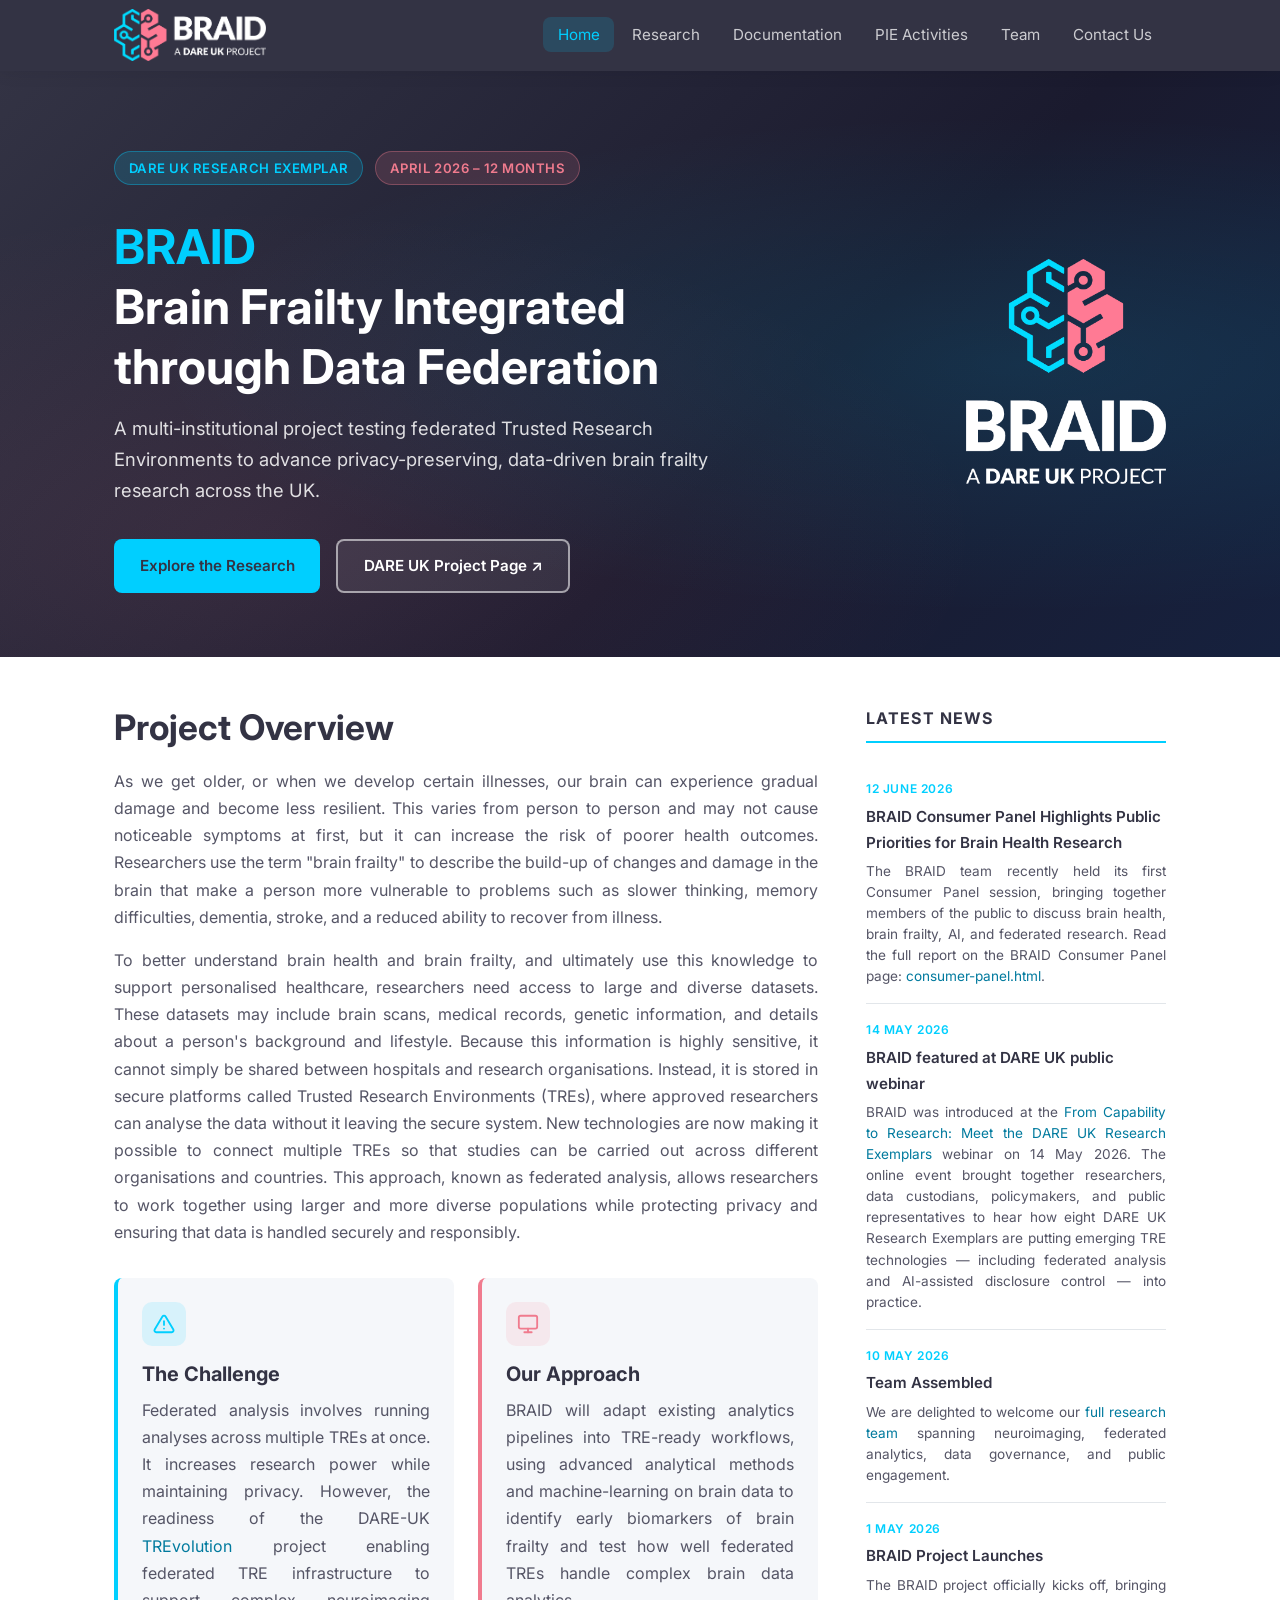
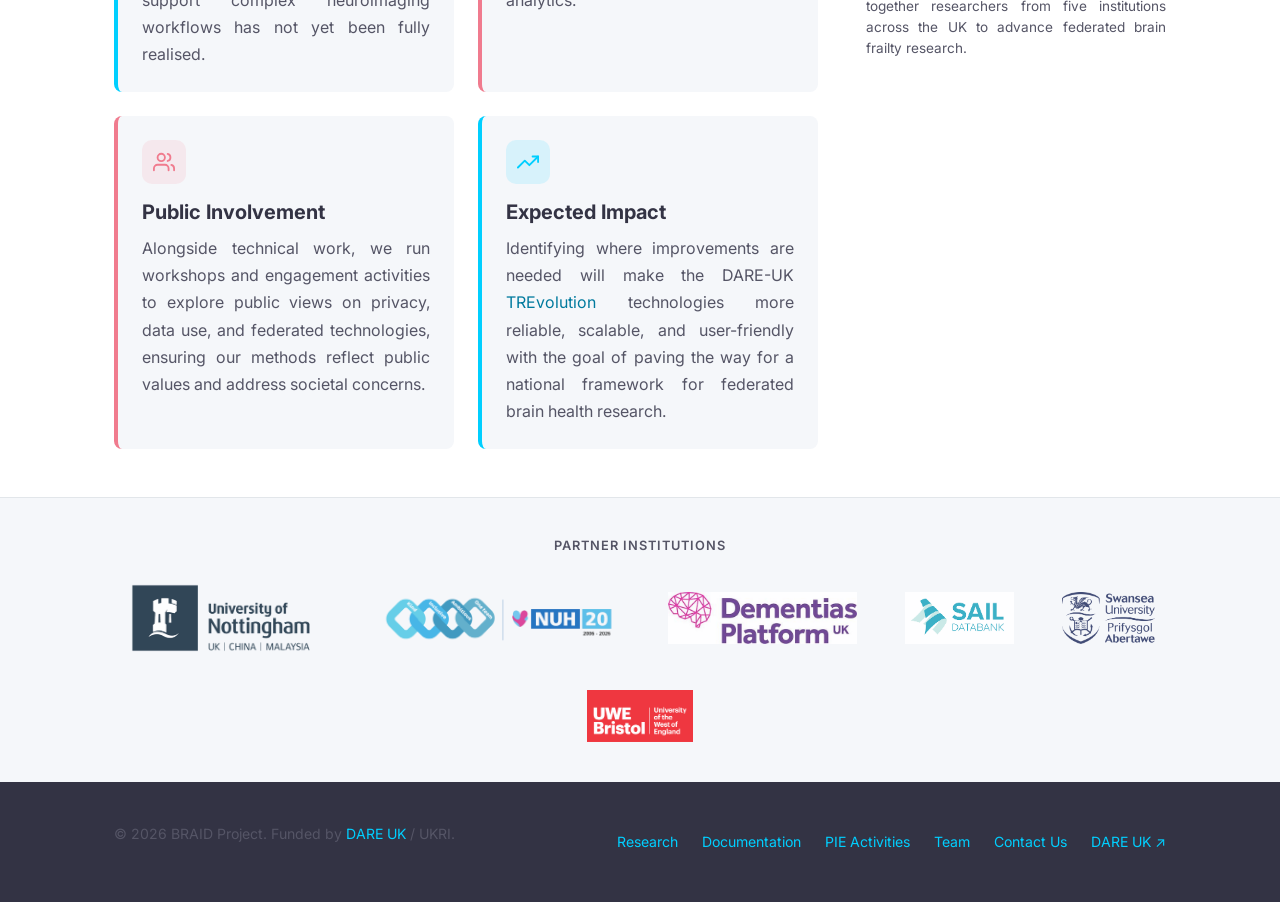
<file: index.html>
<!DOCTYPE html>
<html lang="en">
<head>
  <meta charset="UTF-8" />
  <meta name="viewport" content="width=device-width, initial-scale=1.0" />
  <title>BRAID – Brain Frailty Integrated through Data Federation</title>
  <link rel="stylesheet" href="assets/css/styles.css?v=2" />
  <link rel="preconnect" href="https://fonts.googleapis.com" />
  <link href="https://fonts.googleapis.com/css2?family=Inter:wght@400;600;700&display=swap" rel="stylesheet" />
  <link rel="icon" type="image/png" href="assets/images/braid-logo-stacked-ondark.png" />
</head>
<body>

<!-- ===== HEADER ===== -->
<header class="site-header">
  <div class="container">
    <nav class="nav-inner" aria-label="Main navigation">
      <a class="nav-logo" href="index.html">
        <img src="assets/images/braid-logo-wide-onlight.png" alt="BRAID – A DARE UK Project"
             onerror="this.style.display='none'; this.nextElementSibling.style.display='flex';" />
        <span class="nav-logo-fallback" style="display:none;"><span>BRAID</span>&nbsp;| DARE UK</span>
      </a>

      <button class="nav-toggle" aria-label="Open menu" aria-expanded="false">
        <span></span><span></span><span></span>
      </button>

      <ul class="nav-links" role="list">
        <li><a href="index.html" class="active">Home</a></li>
        <li><a href="research.html">Research</a></li>
        <li><a href="documentation.html">Documentation</a></li>
        <li><a href="pie-activities.html">PIE Activities</a></li>
        <li><a href="team.html">Team</a></li>
        <li><a href="contact.html">Contact Us</a></li>
      </ul>
    </nav>
  </div>
</header>

<!-- ===== HERO ===== -->
<section class="hero" aria-labelledby="hero-title">
  <div class="container">
    <div class="hero-inner">
      <div class="hero-text">
        <div class="badge-row">
          <span class="badge">DARE UK Research Exemplar</span>
          <span class="badge--pink badge">April 2026 – 12 months</span>
        </div>
        <h1 id="hero-title">
          <em>BRAID</em><br />
          Brain Frailty Integrated<br />through Data Federation
        </h1>
        <p class="subtitle">
          A multi-institutional project testing federated Trusted Research Environments
          to advance privacy-preserving, data-driven brain frailty research across the UK.
        </p>
        <div style="display:flex; flex-wrap:wrap; gap:1rem;">
          <a href="research.html" class="btn btn-primary">Explore the Research</a>
          <a href="https://dareuk.org.uk/how-we-work/ongoing-activities/dare-uk-research-exemplars/braid/"
             target="_blank" rel="noopener" class="btn btn-outline">DARE UK Project Page ↗</a>
        </div>
      </div>
      <div class="hero-logo">
        <picture>
          <source srcset="assets/images/braid-logo-stacked-onlight.png" media="(prefers-color-scheme: light)" />
          <img src="assets/images/braid-logo-stacked-ondark.png" alt="BRAID logo" />
        </picture>
      </div>
    </div>
  </div>
</section>

<!-- ===== LAY SUMMARY ===== -->
<section class="section lay-summary" aria-labelledby="summary-title">
  <div class="container">
    <div class="home-body">
    <div class="home-main">
    <h2 id="summary-title">Project Overview</h2>
    <p>
      As we get older, or when we develop certain illnesses, our brain can experience gradual
      damage and become less resilient. This varies from person to person and may not cause
      noticeable symptoms at first, but it can increase the risk of poorer health outcomes.
      Researchers use the term "brain frailty" to describe the build-up of changes and damage
      in the brain that make a person more vulnerable to problems such as slower thinking,
      memory difficulties, dementia, stroke, and a reduced ability to recover from illness.
    </p>
    <p>
      To better understand brain health and brain frailty, and ultimately use this knowledge to support personalised healthcare, researchers need access to large and diverse datasets. These datasets may include brain scans, medical records, genetic information, and details about a person's background and lifestyle. Because this information is highly sensitive, it cannot simply be shared between hospitals and research organisations. Instead, it is stored in secure platforms called Trusted Research Environments (TREs), where approved researchers can analyse the data without it leaving the secure system. New technologies are now making it possible to connect multiple TREs so that studies can be carried out across different organisations and countries. This approach, known as federated analysis, allows researchers to work together using larger and more diverse populations while protecting privacy and ensuring that data is handled securely and responsibly.
    </p>

    <div class="summary-grid-2col">
      <div class="summary-card">
        <div class="card-icon">
          <svg viewBox="0 0 24 24" fill="none" stroke="currentColor" stroke-width="2" stroke-linecap="round" stroke-linejoin="round">
            <path d="M10.29 3.86L1.82 18a2 2 0 0 0 1.71 3h16.94a2 2 0 0 0 1.71-3L13.71 3.86a2 2 0 0 0-3.42 0z"/>
            <line x1="12" y1="9" x2="12" y2="13"/><line x1="12" y1="17" x2="12.01" y2="17"/>
          </svg>
        </div>
        <h3>The Challenge</h3>
        <p>
          Federated analysis involves running analyses across multiple TREs at once. It increases research
          power while maintaining privacy. However, the readiness of the DARE-UK <a href="https://dareuk.org.uk/trevolution/" target="_blank" rel="noopener">TREvolution</a> project enabling federated TRE infrastructure to support
          complex neuroimaging workflows has not yet been fully realised.
        </p>
      </div>
      <div class="summary-card pink-border">
        <div class="card-icon pink">
          <svg viewBox="0 0 24 24" fill="none" stroke="currentColor" stroke-width="2" stroke-linecap="round" stroke-linejoin="round">
            <rect x="2" y="3" width="20" height="14" rx="2" ry="2"/>
            <line x1="8" y1="21" x2="16" y2="21"/>
            <line x1="12" y1="17" x2="12" y2="21"/>
          </svg>
        </div>
        <h3>Our Approach</h3>
        <p>
          BRAID will adapt existing analytics pipelines into TRE-ready workflows,
          using advanced analytical methods and machine-learning on brain data to identify early biomarkers of brain
          frailty and test how well federated TREs handle complex brain data analytics.
        </p>
      </div>
      <div class="summary-card pink-border">
        <div class="card-icon pink">
          <svg viewBox="0 0 24 24" fill="none" stroke="currentColor" stroke-width="2" stroke-linecap="round" stroke-linejoin="round">
            <path d="M17 21v-2a4 4 0 0 0-4-4H5a4 4 0 0 0-4 4v2"/>
            <circle cx="9" cy="7" r="4"/>
            <path d="M23 21v-2a4 4 0 0 0-3-3.87"/>
            <path d="M16 3.13a4 4 0 0 1 0 7.75"/>
          </svg>
        </div>
        <h3>Public Involvement</h3>
        <p>
          Alongside technical work, we run workshops and engagement activities to explore public
          views on privacy, data use, and federated technologies, ensuring our methods reflect
          public values and address societal concerns.
        </p>
      </div>
      <div class="summary-card">
        <div class="card-icon">
          <svg viewBox="0 0 24 24" fill="none" stroke="currentColor" stroke-width="2" stroke-linecap="round" stroke-linejoin="round">
            <polyline points="23 6 13.5 15.5 8.5 10.5 1 18"/>
            <polyline points="17 6 23 6 23 12"/>
          </svg>
        </div>
        <h3>Expected Impact</h3>
        <p>
          Identifying where improvements are needed will make the DARE-UK <a href="https://dareuk.org.uk/trevolution/" target="_blank" rel="noopener">TREvolution</a> technologies more
          reliable, scalable, and user-friendly with the goal of paving the way for a national framework for
          federated brain health research.
        </p>
      </div>
    </div>
    </div><!-- /.home-main -->

    <aside class="news-feed" aria-labelledby="news-heading">
      <div class="news-feed-title" id="news-heading">Latest News</div>
      <div id="news-list"><p style="font-size:.875rem;color:var(--text-muted);">Loading…</p></div>
    </aside>

    </div><!-- /.home-body -->
  </div>
</section>


<!-- ===== INSTITUTIONS ===== -->
<div class="institutions" aria-label="Partner institutions">
  <div class="container">
    <h3>Partner Institutions</h3>
    <ul class="inst-logo-strip">
      <li><img src="assets/images/institutions/nottingham.jpeg" alt="University of Nottingham" style="height:80px;" /></li>
      <li><img src="assets/images/institutions/nuh.png" alt="Nottingham University Hospitals NHS Trust" /></li>
      <li><img src="assets/images/institutions/dpuk.jpeg" alt="Dementias Platform UK" /></li>
      <li><img src="assets/images/institutions/sail.png" alt="SAIL Databank" /></li>
      <li><img src="assets/images/institutions/swansea.png" alt="Swansea University" /></li>
      <li><img src="assets/images/institutions/uwe.png" alt="University of the West of England" /></li>
    </ul>
  </div>
</div>

<!-- ===== FOOTER ===== -->
<footer class="site-footer">
  <div class="container">
    <div class="footer-inner">
      <p>© 2026 BRAID Project. Funded by <a href="https://dareuk.org.uk" target="_blank" rel="noopener">DARE UK</a> / UKRI.</p>
      <nav class="footer-links" aria-label="Footer navigation">
        <a href="research.html">Research</a>
        <a href="documentation.html">Documentation</a>
        <a href="pie-activities.html">PIE Activities</a>
        <a href="team.html">Team</a>
        <a href="contact.html">Contact Us</a>
        <a href="https://dareuk.org.uk/how-we-work/ongoing-activities/dare-uk-research-exemplars/braid/"
           target="_blank" rel="noopener">DARE UK ↗</a>
      </nav>
    </div>
  </div>
</footer>

<script src="assets/js/main.js"></script>
<script src="assets/js/news-data.js"></script>
<script>
  (function () {
    var list = document.getElementById('news-list');
    if (!BRAID_NEWS || !BRAID_NEWS.length) {
      list.innerHTML = '<p style="font-size:.875rem;color:var(--text-muted);">No news yet.</p>';
      return;
    }
    list.innerHTML = BRAID_NEWS.map(function (item) {
      var d = new Date(item.date + 'T00:00:00');
      var date = d.toLocaleDateString('en-GB', { day: 'numeric', month: 'long', year: 'numeric' });
      return '<div class="news-item">'
        + '<div class="news-item-date">' + date + '</div>'
        + '<div class="news-item-title">' + item.title + '</div>'
        + '<p class="news-item-body">' + item.body + '</p>'
        + '</div>';
    }).join('');
  })();
</script>
</body>
</html>
</file>
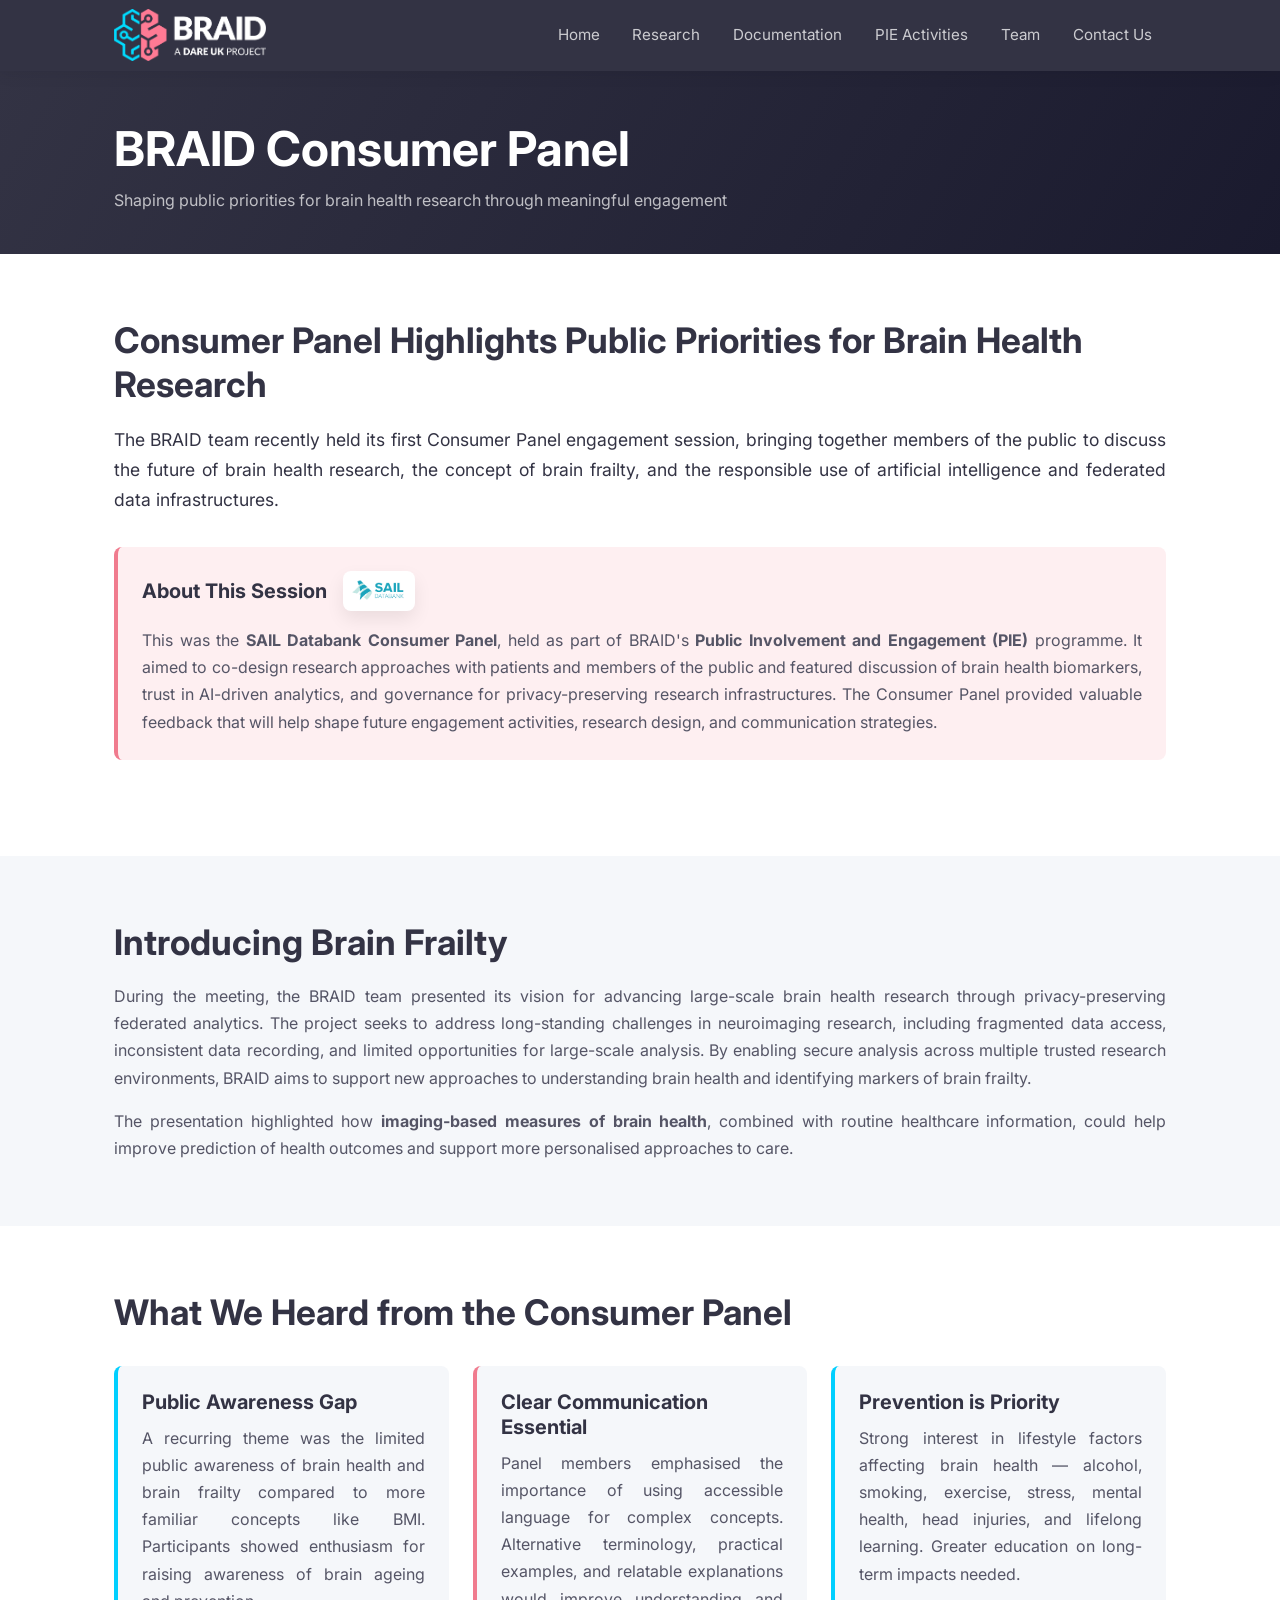
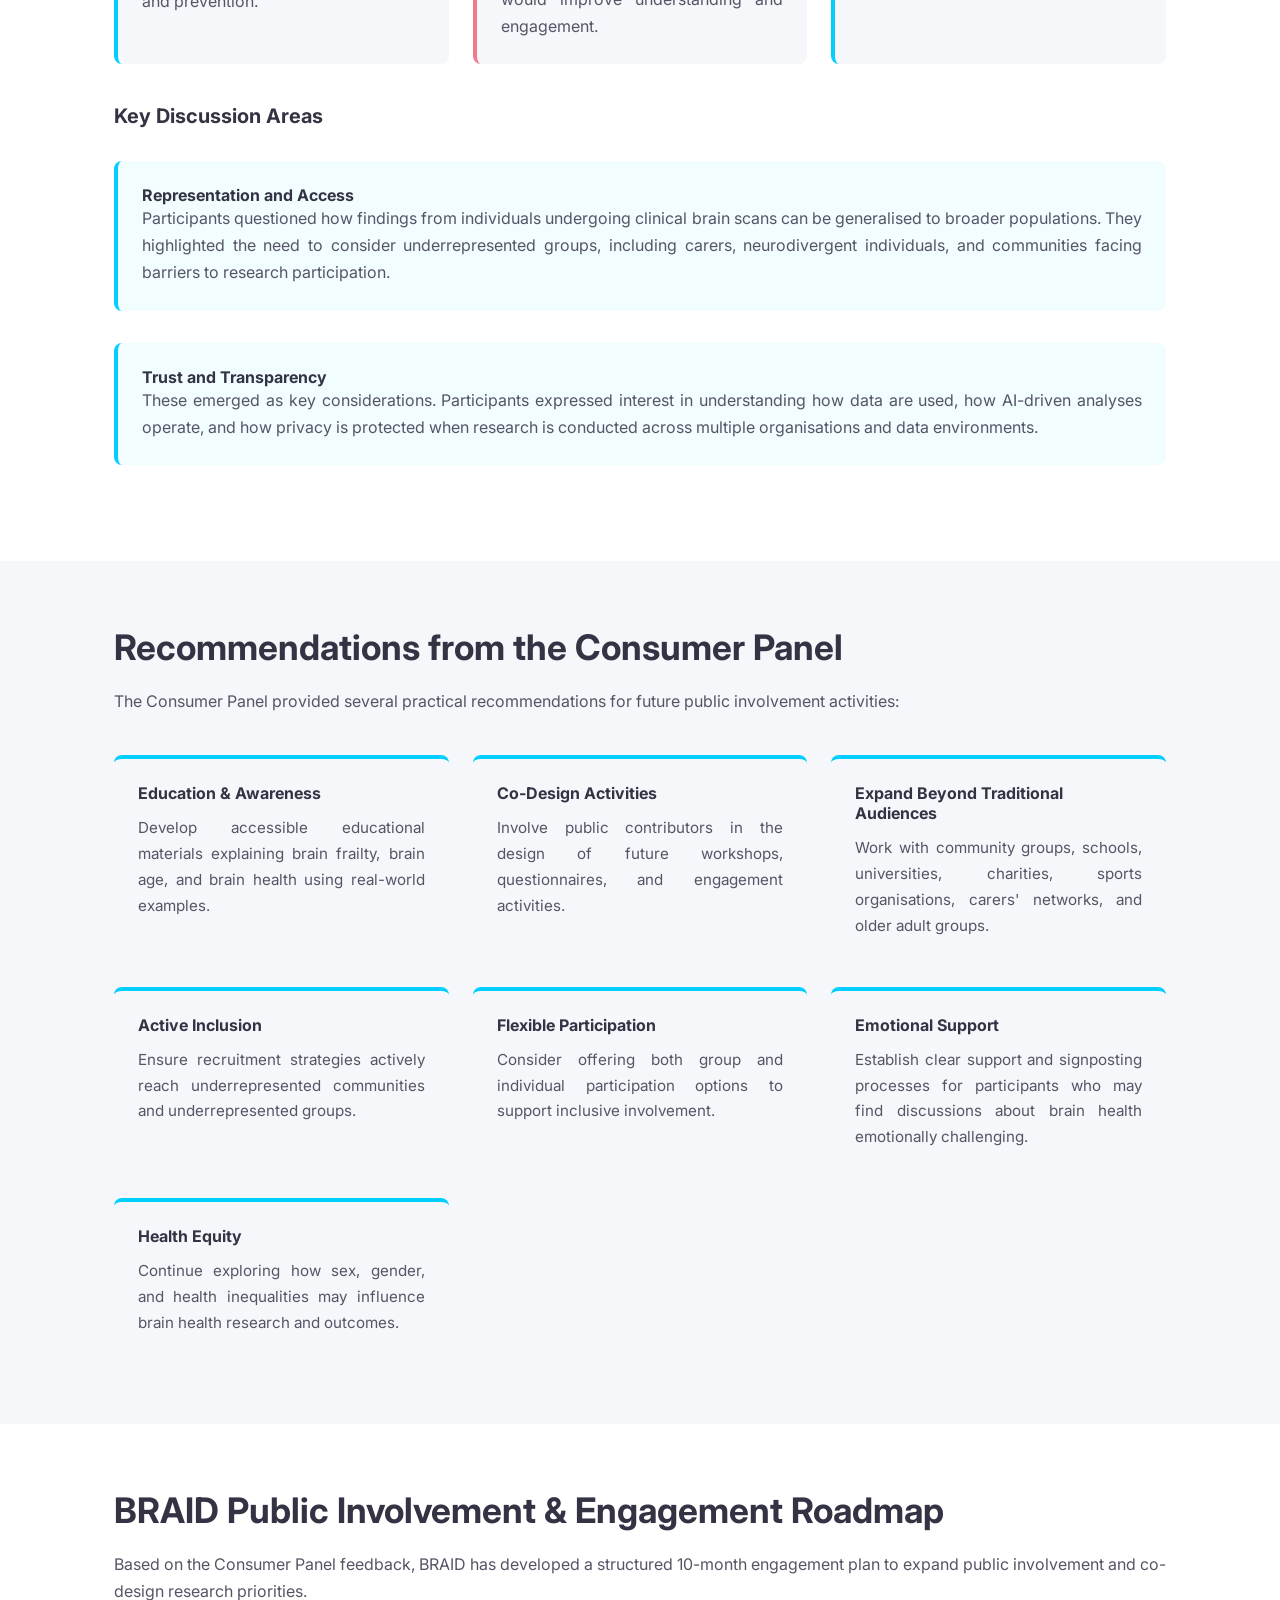
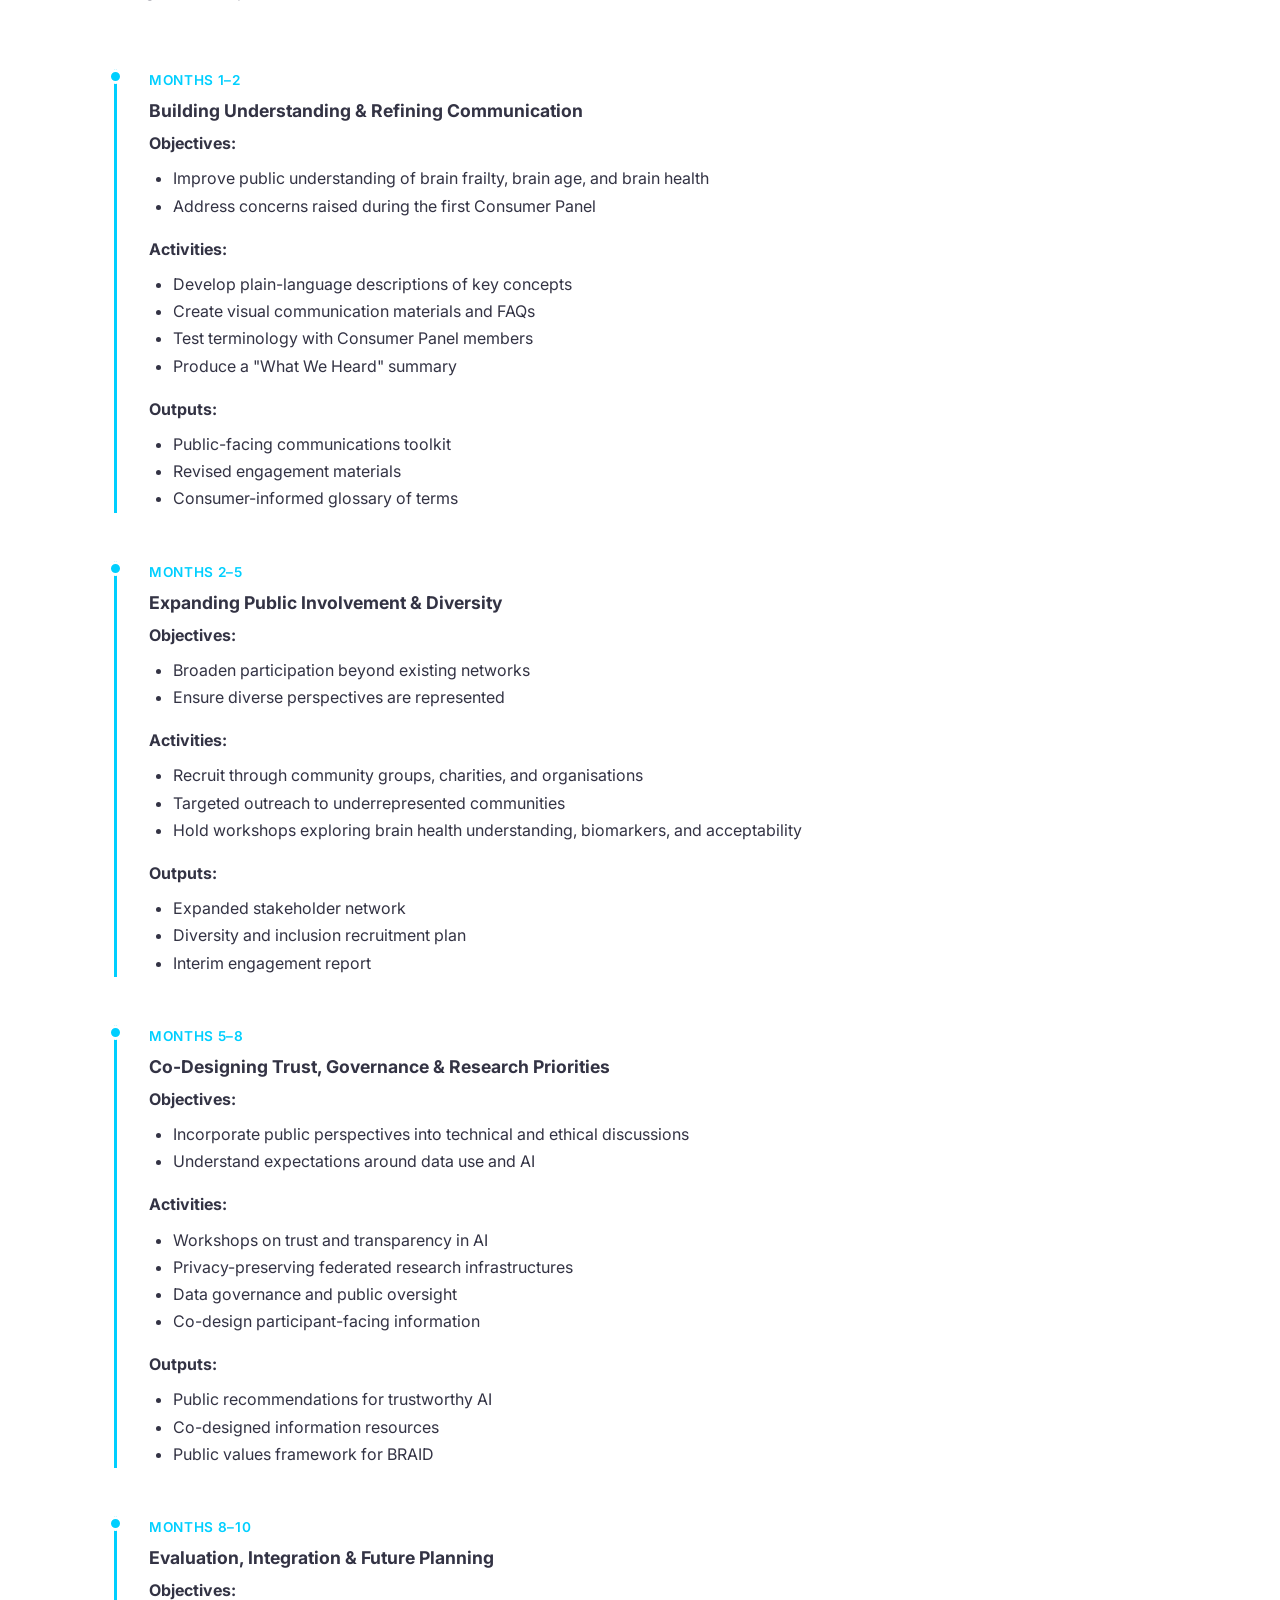
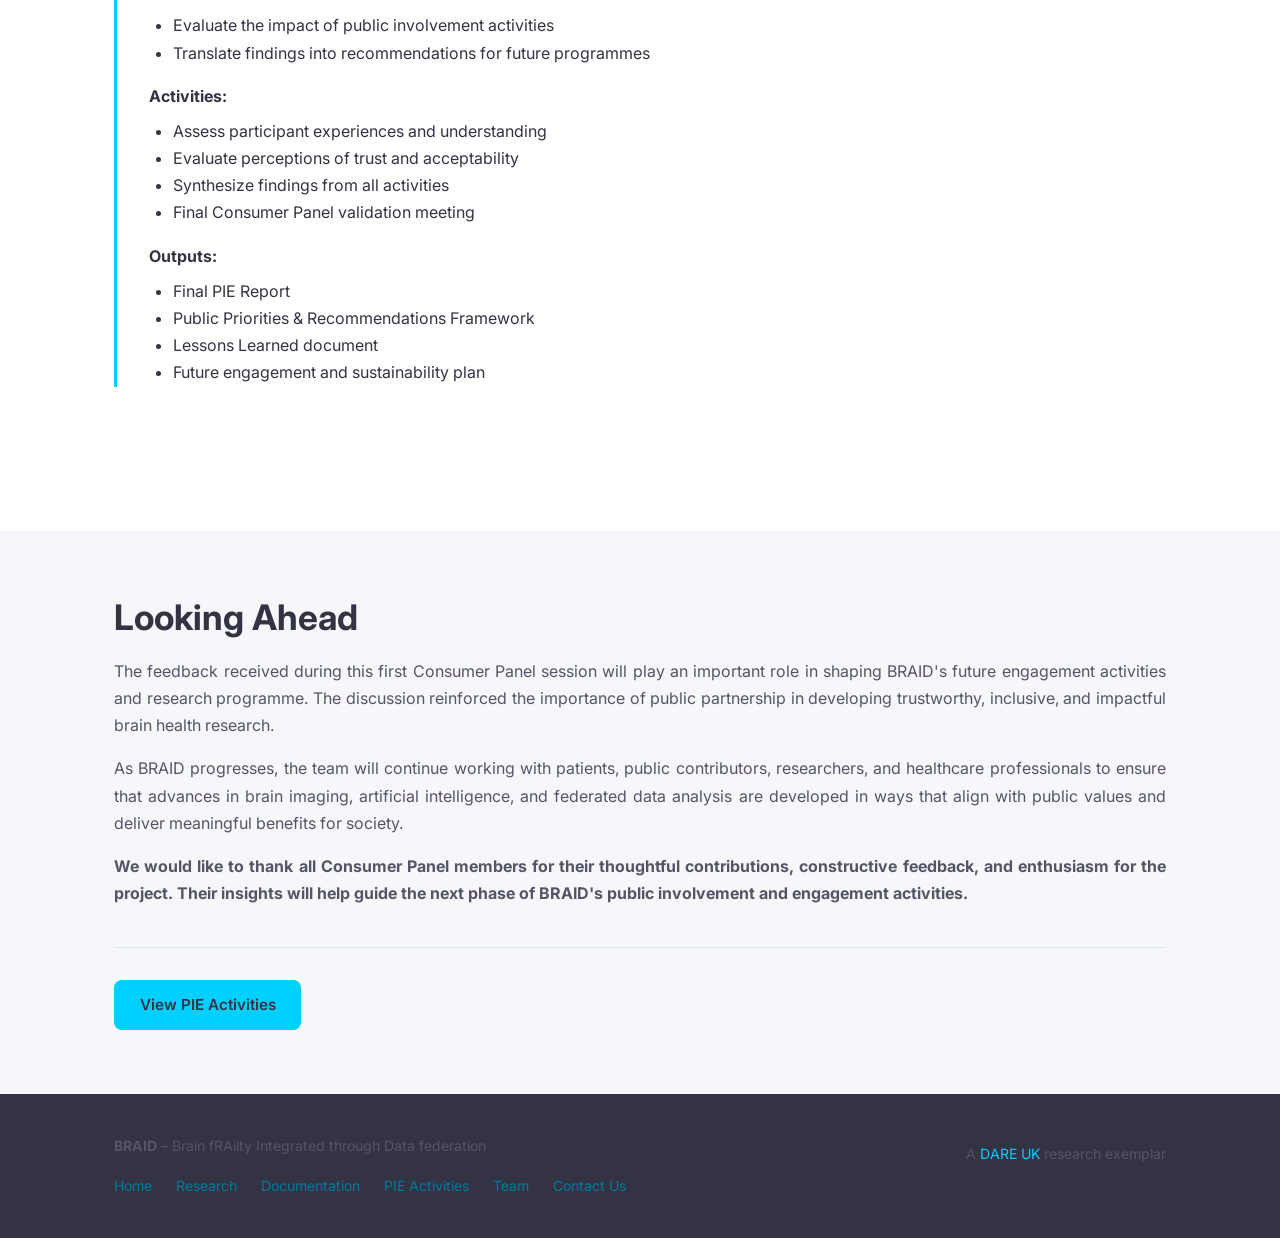
<file: consumer-panel.html>
<!DOCTYPE html>
<html lang="en">
<head>
  <meta charset="UTF-8" />
  <meta name="viewport" content="width=device-width, initial-scale=1.0" />
  <title>Consumer Panel – BRAID</title>
  <link rel="stylesheet" href="assets/css/styles.css?v=2" />
  <link rel="preconnect" href="https://fonts.googleapis.com" />
  <link href="https://fonts.googleapis.com/css2?family=Inter:wght@400;600;700&display=swap" rel="stylesheet" />
  <link rel="icon" type="image/png" href="assets/images/braid-logo-stacked-ondark.png" />
  <style>
    .timeline-container {
      position: relative;
      padding: 2rem 0;
    }
    .timeline-item {
      margin-bottom: 3rem;
      padding-left: 2rem;
      border-left: 3px solid var(--cyan);
      position: relative;
    }
    .timeline-item::before {
      content: '';
      position: absolute;
      left: -9px;
      top: 0;
      width: 15px;
      height: 15px;
      border-radius: 50%;
      background: var(--cyan);
      border: 3px solid var(--bg);
    }
    .timeline-item h3 {
      color: var(--text);
      margin-bottom: 0.5rem;
      font-size: 1.1rem;
    }
    .timeline-label {
      color: var(--cyan);
      font-weight: 600;
      font-size: 0.85rem;
      text-transform: uppercase;
      letter-spacing: 0.05em;
      margin-bottom: 0.5rem;
    }
    .recommendations-grid {
      display: grid;
      grid-template-columns: repeat(auto-fit, minmax(300px, 1fr));
      gap: 1.5rem;
      margin-top: 2rem;
    }
    .recommendation-card {
      background: var(--bg-alt);
      border-radius: var(--radius);
      padding: 1.5rem;
      border-top: 4px solid var(--cyan);
    }
    .recommendation-card h4 {
      color: var(--text);
      margin-bottom: 0.75rem;
      font-size: 1rem;
    }
    .recommendation-card p {
      font-size: 0.95rem;
      margin: 0;
    }
    .highlight-box {
      background: rgba(0, 207, 255, 0.05);
      border-left: 4px solid var(--cyan);
      padding: 1.5rem;
      border-radius: var(--radius);
      margin: 2rem 0;
    }
    .session-box {
      background: rgba(240, 123, 142, 0.12);
      border-left: 4px solid var(--pink);
      padding: 1.5rem;
      border-radius: var(--radius);
      margin: 2rem 0;
      display: grid;
      gap: 1rem;
    }
    .session-box-header {
      display: flex;
      align-items: center;
      gap: 1rem;
      flex-wrap: wrap;
    }
    .session-box-header img {
      max-height: 40px;
      width: auto;
      display: block;
      border-radius: 8px;
      background: #ffffff;
      padding: 0.35rem;
      box-shadow: 0 8px 18px rgba(0,0,0,.08);
    }
    .session-box h3 {
      color: var(--text);
      margin-top: 0;
      margin-bottom: 0;
    }
    .highlight-box h3 {
      color: var(--text);
      margin-top: 0;
    }
  </style>
</head>
<body class="page-research">

<header class="site-header">
  <div class="container">
    <nav class="nav-inner" aria-label="Main navigation">
      <a class="nav-logo" href="index.html">
        <img src="assets/images/braid-logo-wide-onlight.png" alt="BRAID – A DARE UK Project"
             onerror="this.style.display='none'; this.nextElementSibling.style.display='flex';" />
        <span class="nav-logo-fallback" style="display:none;"><span>BRAID</span>&nbsp;| DARE UK</span>
      </a>
      <button class="nav-toggle" aria-label="Open menu" aria-expanded="false">
        <span></span><span></span><span></span>
      </button>
      <ul class="nav-links">
        <li><a href="index.html">Home</a></li>
        <li><a href="research.html">Research</a></li>
        <li><a href="documentation.html">Documentation</a></li>
        <li><a href="pie-activities.html">PIE Activities</a></li>
        <li><a href="team.html">Team</a></li>
        <li><a href="contact.html">Contact Us</a></li>
      </ul>
    </nav>
  </div>
</header>

<section class="page-hero">
  <div class="container">
    <h1>BRAID Consumer Panel</h1>
    <p>Shaping public priorities for brain health research through meaningful engagement</p>
  </div>
</section>

<!-- ===== OVERVIEW ===== -->
<section class="section">
  <div class="container">
    <h2>Consumer Panel Highlights Public Priorities for Brain Health Research</h2>
    <p style="font-size: 1.1rem; color: var(--text); margin-bottom: 2rem;">
      The BRAID team recently held its first Consumer Panel engagement session, bringing together members of 
      the public to discuss the future of brain health research, the concept of brain frailty, and the responsible 
      use of artificial intelligence and federated data infrastructures.
    </p>

    <div class="session-box">
      <div class="session-box-header">
        <h3>About This Session</h3>
        <img src="assets/images/institutions/sail.png" alt="SAIL Databank logo" />
      </div>
      <p>
        This was the <strong>SAIL Databank Consumer Panel</strong>, held as part of BRAID's <strong>Public Involvement and Engagement (PIE)</strong> programme. 
        It aimed to co-design research approaches with patients and members of the public and featured discussion of brain health biomarkers, trust in AI-driven 
        analytics, and governance for privacy-preserving research infrastructures. The Consumer Panel provided 
        valuable feedback that will help shape future engagement activities, research design, and communication strategies.
      </p>
    </div>
  </div>
</section>

<!-- ===== BRAIN FRAILTY INTRODUCTION ===== -->
<section class="section section--alt">
  <div class="container">
    <h2>Introducing Brain Frailty</h2>
    <p>
      During the meeting, the BRAID team presented its vision for advancing large-scale brain health research 
      through privacy-preserving federated analytics. The project seeks to address long-standing challenges in 
      neuroimaging research, including fragmented data access, inconsistent data recording, and limited opportunities 
      for large-scale analysis. By enabling secure analysis across multiple trusted research environments, BRAID aims 
      to support new approaches to understanding brain health and identifying markers of brain frailty.
    </p>
    <p>
      The presentation highlighted how <strong>imaging-based measures of brain health</strong>, combined with routine 
      healthcare information, could help improve prediction of health outcomes and support more personalised approaches 
      to care.
    </p>
  </div>
</section>

<!-- ===== WHAT WE HEARD ===== -->
<section class="section">
  <div class="container">
    <h2>What We Heard from the Consumer Panel</h2>
    
    <div class="summary-grid" style="margin-bottom: 2rem;">
      <div class="summary-card">
        <h3>Public Awareness Gap</h3>
        <p>A recurring theme was the limited public awareness of brain health and brain frailty compared to more familiar concepts like BMI. Participants showed enthusiasm for raising awareness of brain ageing and prevention.</p>
      </div>
      <div class="summary-card pink-border">
        <h3>Clear Communication Essential</h3>
        <p>Panel members emphasised the importance of using accessible language for complex concepts. Alternative terminology, practical examples, and relatable explanations would improve understanding and engagement.</p>
      </div>
      <div class="summary-card">
        <h3>Prevention is Priority</h3>
        <p>Strong interest in lifestyle factors affecting brain health — alcohol, smoking, exercise, stress, mental health, head injuries, and lifelong learning. Greater education on long-term impacts needed.</p>
      </div>
    </div>

    <h3 style="margin-top: 2.5rem; margin-bottom: 1rem;">Key Discussion Areas</h3>
    
    <div class="highlight-box">
      <h4 style="margin-top: 0;">Representation and Access</h4>
      <p>
        Participants questioned how findings from individuals undergoing clinical brain scans can be generalised to broader 
        populations. They highlighted the need to consider underrepresented groups, including carers, neurodivergent individuals, 
        and communities facing barriers to research participation.
      </p>
    </div>

    <div class="highlight-box">
      <h4 style="margin-top: 0;">Trust and Transparency</h4>
      <p>
        These emerged as key considerations. Participants expressed interest in understanding how data are used, how AI-driven 
        analyses operate, and how privacy is protected when research is conducted across multiple organisations and data environments.
      </p>
    </div>
  </div>
</section>

<!-- ===== RECOMMENDATIONS ===== -->
<section class="section section--alt">
  <div class="container">
    <h2>Recommendations from the Consumer Panel</h2>
    <p style="margin-bottom: 2.5rem;">
      The Consumer Panel provided several practical recommendations for future public involvement activities:
    </p>
    
    <div class="recommendations-grid">
      <div class="recommendation-card">
        <h4>Education & Awareness</h4>
        <p>Develop accessible educational materials explaining brain frailty, brain age, and brain health using real-world examples.</p>
      </div>
      <div class="recommendation-card">
        <h4>Co-Design Activities</h4>
        <p>Involve public contributors in the design of future workshops, questionnaires, and engagement activities.</p>
      </div>
      <div class="recommendation-card">
        <h4>Expand Beyond Traditional Audiences</h4>
        <p>Work with community groups, schools, universities, charities, sports organisations, carers' networks, and older adult groups.</p>
      </div>
      <div class="recommendation-card">
        <h4>Active Inclusion</h4>
        <p>Ensure recruitment strategies actively reach underrepresented communities and underrepresented groups.</p>
      </div>
      <div class="recommendation-card">
        <h4>Flexible Participation</h4>
        <p>Consider offering both group and individual participation options to support inclusive involvement.</p>
      </div>
      <div class="recommendation-card">
        <h4>Emotional Support</h4>
        <p>Establish clear support and signposting processes for participants who may find discussions about brain health emotionally challenging.</p>
      </div>
      <div class="recommendation-card">
        <h4>Health Equity</h4>
        <p>Continue exploring how sex, gender, and health inequalities may influence brain health research and outcomes.</p>
      </div>
    </div>
  </div>
</section>

<!-- ===== PIE ROADMAP ===== -->
<section class="section">
  <div class="container">
    <h2>BRAID Public Involvement & Engagement Roadmap</h2>
    <p style="margin-bottom: 2rem;">
      Based on the Consumer Panel feedback, BRAID has developed a structured 10-month engagement plan to expand 
      public involvement and co-design research priorities.
    </p>

    <div class="timeline-container">
      <!-- Phase 1 -->
      <div class="timeline-item">
        <div class="timeline-label">Months 1–2</div>
        <h3>Building Understanding & Refining Communication</h3>
        <div style="margin-bottom: 1rem;">
          <strong style="color: var(--text);">Objectives:</strong>
          <ul style="margin-top: 0.5rem; margin-left: 1.5rem;">
            <li>Improve public understanding of brain frailty, brain age, and brain health</li>
            <li>Address concerns raised during the first Consumer Panel</li>
          </ul>
        </div>
        <div style="margin-bottom: 1rem;">
          <strong style="color: var(--text);">Activities:</strong>
          <ul style="margin-top: 0.5rem; margin-left: 1.5rem;">
            <li>Develop plain-language descriptions of key concepts</li>
            <li>Create visual communication materials and FAQs</li>
            <li>Test terminology with Consumer Panel members</li>
            <li>Produce a "What We Heard" summary</li>
          </ul>
        </div>
        <div>
          <strong style="color: var(--text);">Outputs:</strong>
          <ul style="margin-top: 0.5rem; margin-left: 1.5rem;">
            <li>Public-facing communications toolkit</li>
            <li>Revised engagement materials</li>
            <li>Consumer-informed glossary of terms</li>
          </ul>
        </div>
      </div>

      <!-- Phase 2 -->
      <div class="timeline-item">
        <div class="timeline-label">Months 2–5</div>
        <h3>Expanding Public Involvement & Diversity</h3>
        <div style="margin-bottom: 1rem;">
          <strong style="color: var(--text);">Objectives:</strong>
          <ul style="margin-top: 0.5rem; margin-left: 1.5rem;">
            <li>Broaden participation beyond existing networks</li>
            <li>Ensure diverse perspectives are represented</li>
          </ul>
        </div>
        <div style="margin-bottom: 1rem;">
          <strong style="color: var(--text);">Activities:</strong>
          <ul style="margin-top: 0.5rem; margin-left: 1.5rem;">
            <li>Recruit through community groups, charities, and organisations</li>
            <li>Targeted outreach to underrepresented communities</li>
            <li>Hold workshops exploring brain health understanding, biomarkers, and acceptability</li>
          </ul>
        </div>
        <div>
          <strong style="color: var(--text);">Outputs:</strong>
          <ul style="margin-top: 0.5rem; margin-left: 1.5rem;">
            <li>Expanded stakeholder network</li>
            <li>Diversity and inclusion recruitment plan</li>
            <li>Interim engagement report</li>
          </ul>
        </div>
      </div>

      <!-- Phase 3 -->
      <div class="timeline-item">
        <div class="timeline-label">Months 5–8</div>
        <h3>Co-Designing Trust, Governance & Research Priorities</h3>
        <div style="margin-bottom: 1rem;">
          <strong style="color: var(--text);">Objectives:</strong>
          <ul style="margin-top: 0.5rem; margin-left: 1.5rem;">
            <li>Incorporate public perspectives into technical and ethical discussions</li>
            <li>Understand expectations around data use and AI</li>
          </ul>
        </div>
        <div style="margin-bottom: 1rem;">
          <strong style="color: var(--text);">Activities:</strong>
          <ul style="margin-top: 0.5rem; margin-left: 1.5rem;">
            <li>Workshops on trust and transparency in AI</li>
            <li>Privacy-preserving federated research infrastructures</li>
            <li>Data governance and public oversight</li>
            <li>Co-design participant-facing information</li>
          </ul>
        </div>
        <div>
          <strong style="color: var(--text);">Outputs:</strong>
          <ul style="margin-top: 0.5rem; margin-left: 1.5rem;">
            <li>Public recommendations for trustworthy AI</li>
            <li>Co-designed information resources</li>
            <li>Public values framework for BRAID</li>
          </ul>
        </div>
      </div>

      <!-- Phase 4 -->
      <div class="timeline-item">
        <div class="timeline-label">Months 8–10</div>
        <h3>Evaluation, Integration & Future Planning</h3>
        <div style="margin-bottom: 1rem;">
          <strong style="color: var(--text);">Objectives:</strong>
          <ul style="margin-top: 0.5rem; margin-left: 1.5rem;">
            <li>Evaluate the impact of public involvement activities</li>
            <li>Translate findings into recommendations for future programmes</li>
          </ul>
        </div>
        <div style="margin-bottom: 1rem;">
          <strong style="color: var(--text);">Activities:</strong>
          <ul style="margin-top: 0.5rem; margin-left: 1.5rem;">
            <li>Assess participant experiences and understanding</li>
            <li>Evaluate perceptions of trust and acceptability</li>
            <li>Synthesize findings from all activities</li>
            <li>Final Consumer Panel validation meeting</li>
          </ul>
        </div>
        <div>
          <strong style="color: var(--text);">Outputs:</strong>
          <ul style="margin-top: 0.5rem; margin-left: 1.5rem;">
            <li>Final PIE Report</li>
            <li>Public Priorities & Recommendations Framework</li>
            <li>Lessons Learned document</li>
            <li>Future engagement and sustainability plan</li>
          </ul>
        </div>
      </div>
    </div>
  </div>
</section>

<!-- ===== LOOKING AHEAD ===== -->
<section class="section section--alt">
  <div class="container">
    <h2>Looking Ahead</h2>
    <p>
      The feedback received during this first Consumer Panel session will play an important role in shaping BRAID's 
      future engagement activities and research programme. The discussion reinforced the importance of public partnership 
      in developing trustworthy, inclusive, and impactful brain health research.
    </p>
    <p>
      As BRAID progresses, the team will continue working with patients, public contributors, researchers, and healthcare 
      professionals to ensure that advances in brain imaging, artificial intelligence, and federated data analysis are 
      developed in ways that align with public values and deliver meaningful benefits for society.
    </p>
    <p>
      <strong>We would like to thank all Consumer Panel members for their thoughtful contributions, constructive feedback, 
      and enthusiasm for the project. Their insights will help guide the next phase of BRAID's public involvement and 
      engagement activities.</strong>
    </p>

    <div style="margin-top: 2.5rem; padding-top: 2rem; border-top: 1px solid var(--border);">
      <a href="pie-activities.html" class="btn btn-primary" style="display: inline-flex;">
        View PIE Activities
      </a>
    </div>
  </div>
</section>

<footer class="site-footer">
  <div class="container">
    <div class="footer-inner">
      <p><strong>BRAID</strong> – Brain fRAilty Integrated through Data federation</p>
      <p style="color: var(--text-muted); margin-bottom: 0;">A <a href="https://dareuk.org.uk/" target="_blank" rel="noopener">DARE UK</a> research exemplar</p>
    </div>
    <nav class="footer-links" aria-label="Footer navigation">
      <a href="index.html">Home</a>
      <a href="research.html">Research</a>
      <a href="documentation.html">Documentation</a>
      <a href="pie-activities.html">PIE Activities</a>
      <a href="team.html">Team</a>
      <a href="contact.html">Contact Us</a>
    </nav>
  </div>
</footer>

<script src="assets/js/main.js"></script>

</body>
</html>
</file>
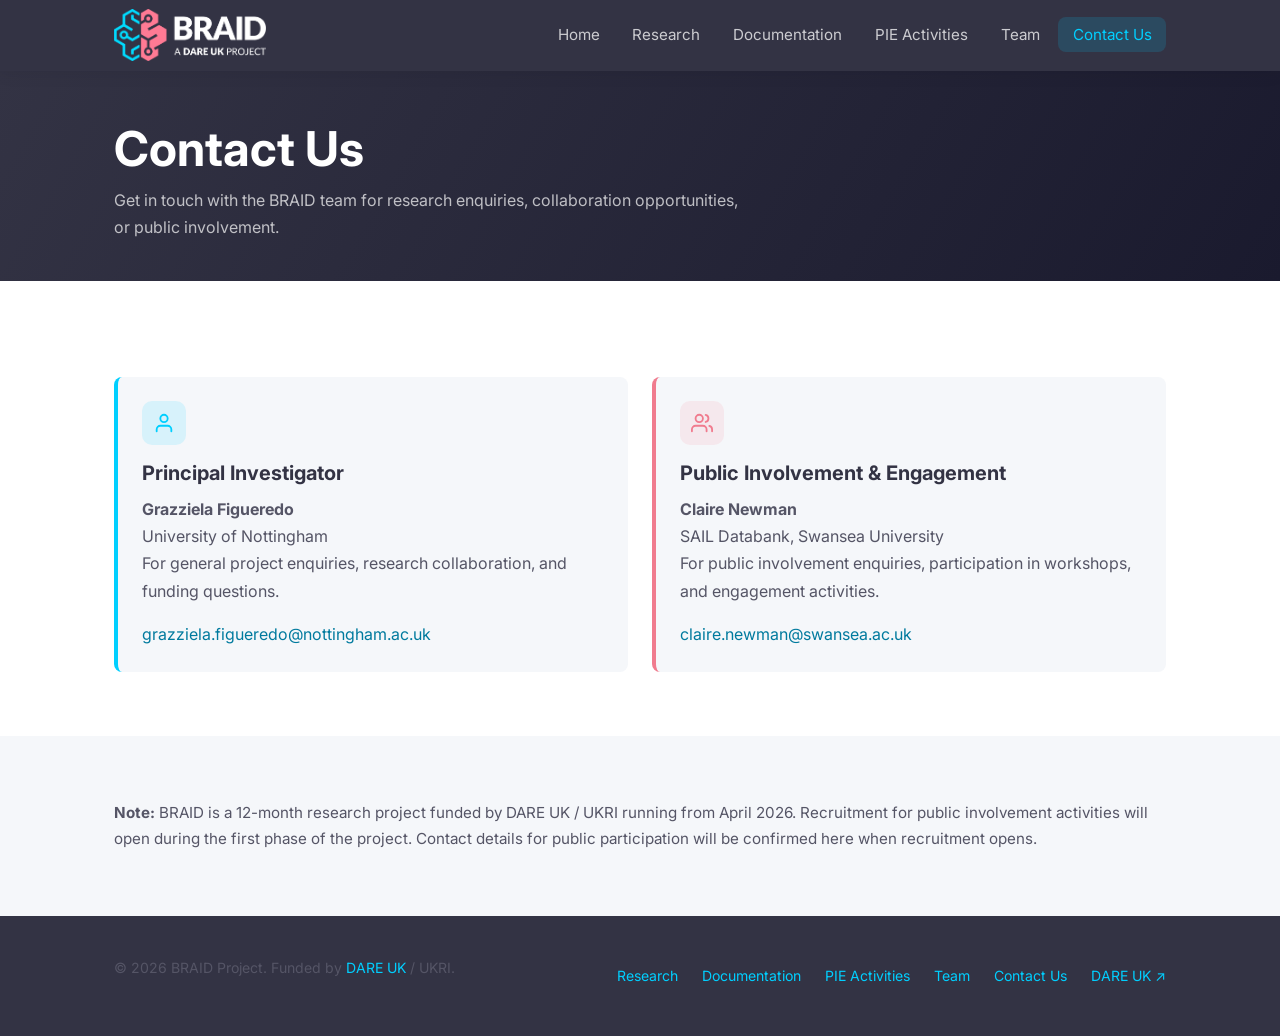
<file: contact.html>
<!DOCTYPE html>
<html lang="en">
<head>
  <meta charset="UTF-8" />
  <meta name="viewport" content="width=device-width, initial-scale=1.0" />
  <title>Contact Us – BRAID</title>
  <link rel="stylesheet" href="assets/css/styles.css?v=2" />
  <link rel="preconnect" href="https://fonts.googleapis.com" />
  <link href="https://fonts.googleapis.com/css2?family=Inter:wght@400;600;700&display=swap" rel="stylesheet" />
  <link rel="icon" type="image/png" href="assets/images/braid-logo-stacked-ondark.png" />
</head>
<body>

<header class="site-header">
  <div class="container">
    <nav class="nav-inner" aria-label="Main navigation">
      <a class="nav-logo" href="index.html">
        <img src="assets/images/braid-logo-wide-onlight.png" alt="BRAID – A DARE UK Project"
             onerror="this.style.display='none'; this.nextElementSibling.style.display='flex';" />
        <span class="nav-logo-fallback" style="display:none;"><span>BRAID</span>&nbsp;| DARE UK</span>
      </a>
      <button class="nav-toggle" aria-label="Open menu" aria-expanded="false">
        <span></span><span></span><span></span>
      </button>
      <ul class="nav-links">
        <li><a href="index.html">Home</a></li>
        <li><a href="research.html">Research</a></li>
        <li><a href="documentation.html">Documentation</a></li>
        <li><a href="pie-activities.html">PIE Activities</a></li>
        <li><a href="team.html">Team</a></li>
        <li><a href="contact.html" class="active">Contact Us</a></li>
      </ul>
    </nav>
  </div>
</header>

<section class="page-hero">
  <div class="container">
    <h1>Contact Us</h1>
    <p>Get in touch with the BRAID team for research enquiries, collaboration opportunities, or public involvement.</p>
  </div>
</section>

<!-- ===== CONTACT CARDS ===== -->
<section class="section">
  <div class="container">
    <div class="summary-grid-2col">

      <div class="summary-card">
        <div class="card-icon">
          <svg viewBox="0 0 24 24" fill="none" stroke="currentColor" stroke-width="2" stroke-linecap="round" stroke-linejoin="round">
            <path d="M20 21v-2a4 4 0 0 0-4-4H8a4 4 0 0 0-4 4v2"/>
            <circle cx="12" cy="7" r="4"/>
          </svg>
        </div>
        <h3>Principal Investigator</h3>
        <p><strong>Grazziela Figueredo</strong><br />
        University of Nottingham<br />
        For general project enquiries, research collaboration, and funding questions.</p>
        <p style="margin-top:.75rem;">
          <a href="mailto:grazziela.figueredo@nottingham.ac.uk">grazziela.figueredo@nottingham.ac.uk</a>
        </p>
      </div>

      <div class="summary-card pink-border">
        <div class="card-icon pink">
          <svg viewBox="0 0 24 24" fill="none" stroke="currentColor" stroke-width="2" stroke-linecap="round" stroke-linejoin="round">
            <path d="M17 21v-2a4 4 0 0 0-4-4H5a4 4 0 0 0-4 4v2"/>
            <circle cx="9" cy="7" r="4"/>
            <path d="M23 21v-2a4 4 0 0 0-3-3.87"/>
            <path d="M16 3.13a4 4 0 0 1 0 7.75"/>
          </svg>
        </div>
        <h3>Public Involvement &amp; Engagement</h3>
        <p><strong>Claire Newman</strong><br />
        SAIL Databank, Swansea University<br />
        For public involvement enquiries, participation in workshops, and engagement activities.</p>
        <p style="margin-top:.75rem;">
          <a href="mailto:claire.newman@swansea.ac.uk">claire.newman@swansea.ac.uk</a>
        </p>
      </div>


    </div>
  </div>
</section>

<!-- ===== NOTE ===== -->
<section class="section section--alt">
  <div class="container">
    <p style="font-size:.95rem; color:var(--text-muted);">
      <strong>Note:</strong> BRAID is a 12-month research project funded by DARE UK / UKRI running from April 2026.
      Recruitment for public involvement activities will open during the first phase of the project.
      Contact details for public participation will be confirmed here when recruitment opens.
    </p>
  </div>
</section>

<footer class="site-footer">
  <div class="container">
    <div class="footer-inner">
      <p>© 2026 BRAID Project. Funded by <a href="https://dareuk.org.uk" target="_blank" rel="noopener">DARE UK</a> / UKRI.</p>
      <nav class="footer-links" aria-label="Footer navigation">
        <a href="research.html">Research</a>
        <a href="documentation.html">Documentation</a>
        <a href="pie-activities.html">PIE Activities</a>
        <a href="team.html">Team</a>
        <a href="contact.html">Contact Us</a>
        <a href="https://dareuk.org.uk/how-we-work/ongoing-activities/dare-uk-research-exemplars/braid/"
           target="_blank" rel="noopener">DARE UK ↗</a>
      </nav>
    </div>
  </div>
</footer>

<script src="assets/js/main.js"></script>
</body>
</html>
</file>
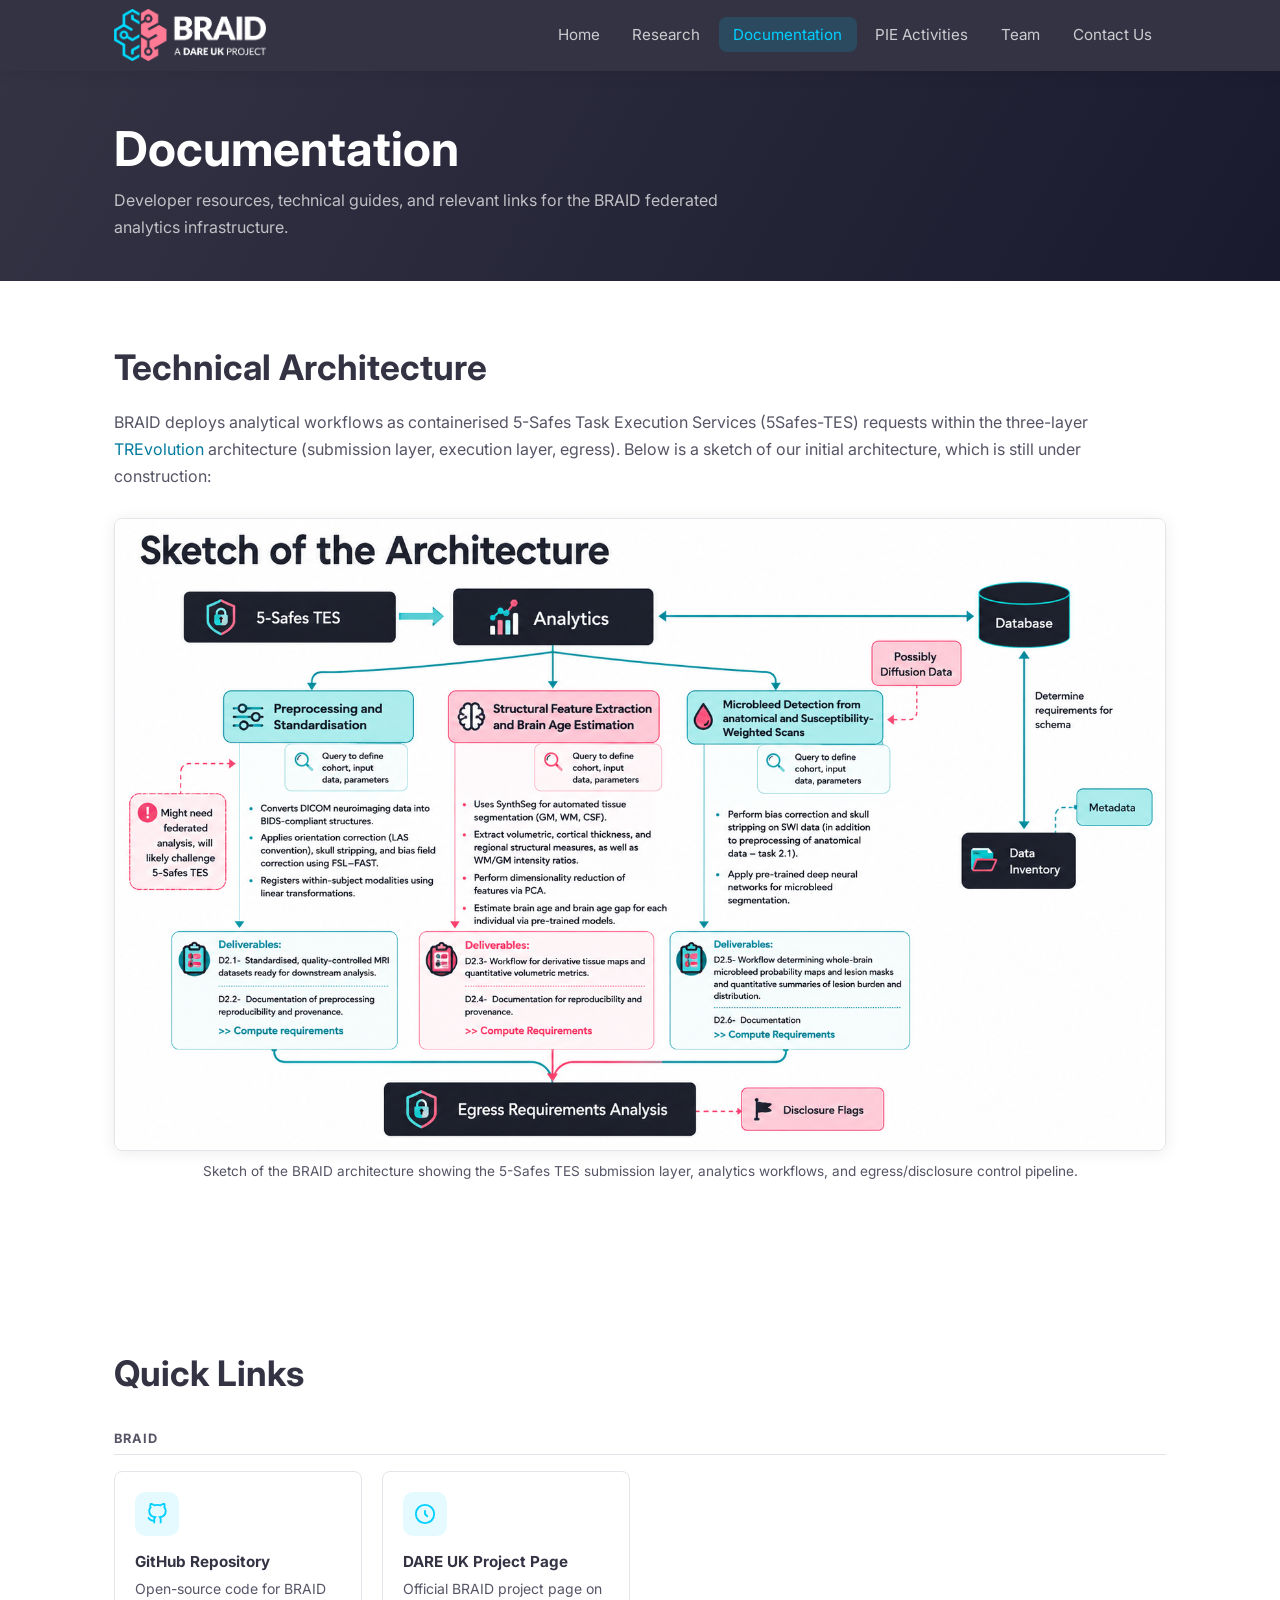
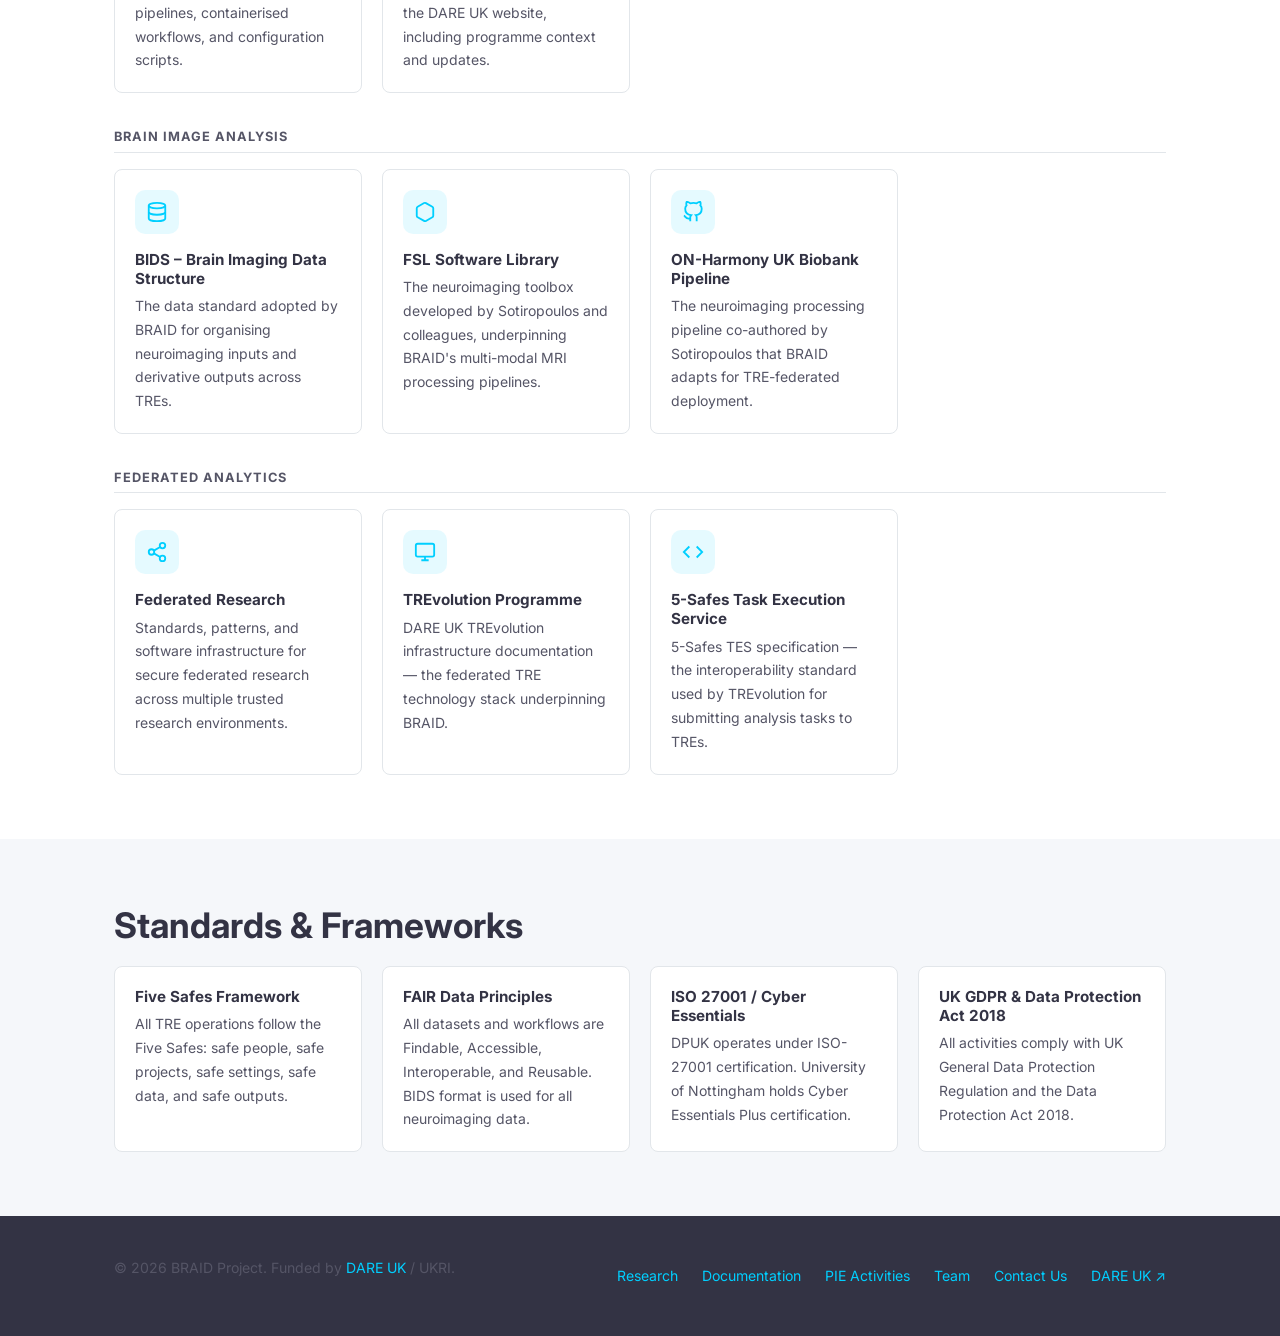
<file: documentation.html>
<!DOCTYPE html>
<html lang="en">
<head>
  <meta charset="UTF-8" />
  <meta name="viewport" content="width=device-width, initial-scale=1.0" />
  <title>Documentation – BRAID</title>
  <link rel="stylesheet" href="assets/css/styles.css?v=2" />
  <link rel="preconnect" href="https://fonts.googleapis.com" />
  <link href="https://fonts.googleapis.com/css2?family=Inter:wght@400;600;700&display=swap" rel="stylesheet" />
  <link rel="icon" type="image/png" href="assets/images/braid-logo-stacked-ondark.png" />
</head>
<body>

<header class="site-header">
  <div class="container">
    <nav class="nav-inner" aria-label="Main navigation">
      <a class="nav-logo" href="index.html">
        <img src="assets/images/braid-logo-wide-onlight.png" alt="BRAID – A DARE UK Project"
             onerror="this.style.display='none'; this.nextElementSibling.style.display='flex';" />
        <span class="nav-logo-fallback" style="display:none;"><span>BRAID</span>&nbsp;| DARE UK</span>
      </a>
      <button class="nav-toggle" aria-label="Open menu" aria-expanded="false">
        <span></span><span></span><span></span>
      </button>
      <ul class="nav-links">
        <li><a href="index.html">Home</a></li>
        <li><a href="research.html">Research</a></li>
        <li><a href="documentation.html">Documentation</a></li>
        <li><a href="pie-activities.html">PIE Activities</a></li>
        <li><a href="team.html">Team</a></li>
        <li><a href="contact.html">Contact Us</a></li>
      </ul>
    </nav>
  </div>
</header>

<section class="page-hero">
  <div class="container">
    <h1>Documentation</h1>
    <p>Developer resources, technical guides, and relevant links for the BRAID federated analytics infrastructure.</p>
  </div>
</section>

<!-- ===== TECHNICAL ARCHITECTURE ===== -->
<section class="section">
  <div class="container">
    <h2>Technical Architecture</h2>
    <p style="margin-bottom:1.75rem;">
      BRAID deploys analytical workflows as containerised 5-Safes Task Execution Services (5Safes-TES) requests
      within the three-layer <a href="https://dareuk.org.uk/trevolution/" target="_blank" rel="noopener">TREvolution</a> architecture (submission layer, execution layer, egress). Below is a sketch of our initial architecture, which is still under construction:
    </p>

    <figure style="margin:0 0 2.5rem;">
      <img src="assets/images/architecture-sketch.png"
           alt="Sketch of the BRAID architecture: 5-Safes TES feeds an Analytics hub which dispatches to Preprocessing and Standardisation, Structural Feature Extraction and Brain Age Estimation, and Microbleed Detection workflows, converging on Egress Requirements Analysis with Disclosure Flags."
           style="width:100%; border-radius:var(--radius); border:1px solid var(--border); box-shadow:var(--shadow);" />
      <figcaption style="margin-top:.6rem; font-size:.85rem; color:var(--text-muted); text-align:center;">
        Sketch of the BRAID architecture showing the 5-Safes TES submission layer, analytics workflows, and egress/disclosure control pipeline.
      </figcaption>
    </figure>

  </div>
</section>

<!-- ===== QUICK LINKS ===== -->
<section class="section">
  <div class="container">
    <h2>Quick Links</h2>

    <h3 class="doc-group-heading">BRAID</h3>
    <div class="doc-grid">

      <a href="https://github.com/Dare-UK-BRAID" target="_blank" rel="noopener" class="doc-card" style="color:inherit;">
        <div class="doc-icon">
          <svg width="22" height="22" viewBox="0 0 24 24" fill="none" stroke="currentColor" stroke-width="2">
            <path d="M9 19c-5 1.5-5-2.5-7-3m14 6v-3.87a3.37 3.37 0 0 0-.94-2.61c3.14-.35 6.44-1.54 6.44-7A5.44 5.44 0 0 0 20 4.77 5.07 5.07 0 0 0 19.91 1S18.73.65 16 2.48a13.38 13.38 0 0 0-7 0C6.27.65 5.09 1 5.09 1A5.07 5.07 0 0 0 5 4.77a5.44 5.44 0 0 0-1.5 3.78c0 5.42 3.3 6.61 6.44 7A3.37 3.37 0 0 0 9 18.13V22"/>
          </svg>
        </div>
        <h3>GitHub Repository</h3>
        <p>Open-source code for BRAID pipelines, containerised workflows, and configuration scripts.</p>
      </a>

      <a href="https://dareuk.org.uk/how-we-work/ongoing-activities/dare-uk-research-exemplars/braid/"
         target="_blank" rel="noopener" class="doc-card" style="color:inherit;">
        <div class="doc-icon">
          <svg width="22" height="22" viewBox="0 0 24 24" fill="none" stroke="currentColor" stroke-width="2">
            <circle cx="12" cy="12" r="10"/><path d="M12 8v4l3 3"/>
          </svg>
        </div>
        <h3>DARE UK Project Page</h3>
        <p>Official BRAID project page on the DARE UK website, including programme context and updates.</p>
      </a>

    </div>

    <h3 class="doc-group-heading">Brain Image Analysis</h3>
    <div class="doc-grid">

      <a href="https://bids.neuroimaging.io/" target="_blank" rel="noopener"
         class="doc-card" style="color:inherit;">
        <div class="doc-icon">
          <svg width="22" height="22" viewBox="0 0 24 24" fill="none" stroke="currentColor" stroke-width="2">
            <ellipse cx="12" cy="5" rx="9" ry="3"/><path d="M21 12c0 1.66-4 3-9 3s-9-1.34-9-3"/><path d="M3 5v14c0 1.66 4 3 9 3s9-1.34 9-3V5"/>
          </svg>
        </div>
        <h3>BIDS – Brain Imaging Data Structure</h3>
        <p>The data standard adopted by BRAID for organising neuroimaging inputs and derivative outputs across TREs.</p>
      </a>

      <a href="https://fsl.fmrib.ox.ac.uk/fsl/fslwiki/" target="_blank" rel="noopener"
         class="doc-card" style="color:inherit;">
        <div class="doc-icon">
          <svg width="22" height="22" viewBox="0 0 24 24" fill="none" stroke="currentColor" stroke-width="2">
            <path d="M21 16V8a2 2 0 0 0-1-1.73l-7-4a2 2 0 0 0-2 0l-7 4A2 2 0 0 0 3 8v8a2 2 0 0 0 1 1.73l7 4a2 2 0 0 0 2 0l7-4A2 2 0 0 0 21 16z"/>
          </svg>
        </div>
        <h3>FSL Software Library</h3>
        <p>The neuroimaging toolbox developed by Sotiropoulos and colleagues, underpinning BRAID's multi-modal MRI processing pipelines.</p>
      </a>

      <a href="https://github.com/SPMIC-UoN/BRC_Pipeline" target="_blank" rel="noopener"
         class="doc-card" style="color:inherit;">
        <div class="doc-icon">
          <svg width="22" height="22" viewBox="0 0 24 24" fill="none" stroke="currentColor" stroke-width="2">
            <path d="M9 19c-5 1.5-5-2.5-7-3m14 6v-3.87a3.37 3.37 0 0 0-.94-2.61c3.14-.35 6.44-1.54 6.44-7A5.44 5.44 0 0 0 20 4.77 5.07 5.07 0 0 0 19.91 1S18.73.65 16 2.48a13.38 13.38 0 0 0-7 0C6.27.65 5.09 1 5.09 1A5.07 5.07 0 0 0 5 4.77a5.44 5.44 0 0 0-1.5 3.78c0 5.42 3.3 6.61 6.44 7A3.37 3.37 0 0 0 9 18.13V22"/>
          </svg>
        </div>
        <h3>ON-Harmony UK Biobank Pipeline</h3>
        <p>The neuroimaging processing pipeline co-authored by Sotiropoulos that BRAID adapts for TRE-federated deployment.</p>
      </a>

    </div>

    <h3 class="doc-group-heading">Federated Analytics</h3>
    <div class="doc-grid">

      <a href="https://docs.federated-analytics.ac.uk/" target="_blank" rel="noopener"
         class="doc-card" style="color:inherit;">
        <div class="doc-icon">
          <svg width="22" height="22" viewBox="0 0 24 24" fill="none" stroke="currentColor" stroke-width="2">
            <circle cx="18" cy="5" r="3"/><circle cx="6" cy="12" r="3"/><circle cx="18" cy="19" r="3"/>
            <line x1="8.59" y1="13.51" x2="15.42" y2="17.49"/>
            <line x1="15.41" y1="6.51" x2="8.59" y2="10.49"/>
          </svg>
        </div>
        <h3>Federated Research</h3>
        <p>Standards, patterns, and software infrastructure for secure federated research across multiple trusted research environments.</p>
      </a>

      <a href="https://dareuk.org.uk/trevolution/" target="_blank" rel="noopener"
         class="doc-card" style="color:inherit;">
        <div class="doc-icon">
          <svg width="22" height="22" viewBox="0 0 24 24" fill="none" stroke="currentColor" stroke-width="2">
            <rect x="2" y="3" width="20" height="14" rx="2"/><path d="M8 21h8M12 17v4"/>
          </svg>
        </div>
        <h3>TREvolution Programme</h3>
        <p>DARE UK TREvolution infrastructure documentation — the federated TRE technology stack underpinning BRAID.</p>
      </a>

      <a href="https://docs.federated-analytics.ac.uk/five_safes_tes" target="_blank" rel="noopener"
         class="doc-card" style="color:inherit;">
        <div class="doc-icon">
          <svg width="22" height="22" viewBox="0 0 24 24" fill="none" stroke="currentColor" stroke-width="2">
            <polyline points="16 18 22 12 16 6"/><polyline points="8 6 2 12 8 18"/>
          </svg>
        </div>
        <h3>5-Safes Task Execution Service</h3>
        <p>5-Safes TES specification — the interoperability standard used by TREvolution for submitting analysis tasks to TREs.</p>
      </a>

    </div>

  </div>
</section>

<!-- ===== STANDARDS & FRAMEWORKS ===== -->
<section class="section section--alt">
  <div class="container">
    <h2>Standards &amp; Frameworks</h2>
    <div class="doc-grid">
      <div class="doc-card">
        <h3>Five Safes Framework</h3>
        <p>All TRE operations follow the Five Safes: safe people, safe projects, safe settings, safe data, and safe outputs.</p>
      </div>
      <div class="doc-card">
        <h3>FAIR Data Principles</h3>
        <p>All datasets and workflows are Findable, Accessible, Interoperable, and Reusable. BIDS format is used for all neuroimaging data.</p>
      </div>
      <div class="doc-card">
        <h3>ISO 27001 / Cyber Essentials</h3>
        <p>DPUK operates under ISO-27001 certification. University of Nottingham holds Cyber Essentials Plus certification.</p>
      </div>
      <div class="doc-card">
        <h3>UK GDPR &amp; Data Protection Act 2018</h3>
        <p>All activities comply with UK General Data Protection Regulation and the Data Protection Act 2018.</p>
      </div>
    </div>
  </div>
</section>

<footer class="site-footer">
  <div class="container">
    <div class="footer-inner">
      <p>© 2026 BRAID Project. Funded by <a href="https://dareuk.org.uk" target="_blank" rel="noopener">DARE UK</a> / UKRI.</p>
      <nav class="footer-links" aria-label="Footer navigation">
        <a href="research.html">Research</a>
        <a href="documentation.html">Documentation</a>
        <a href="pie-activities.html">PIE Activities</a>
        <a href="team.html">Team</a>
        <a href="contact.html">Contact Us</a>
        <a href="https://dareuk.org.uk/how-we-work/ongoing-activities/dare-uk-research-exemplars/braid/"
           target="_blank" rel="noopener">DARE UK ↗</a>
      </nav>
    </div>
  </div>
</footer>

<script src="assets/js/main.js"></script>
</body>
</html>
</file>
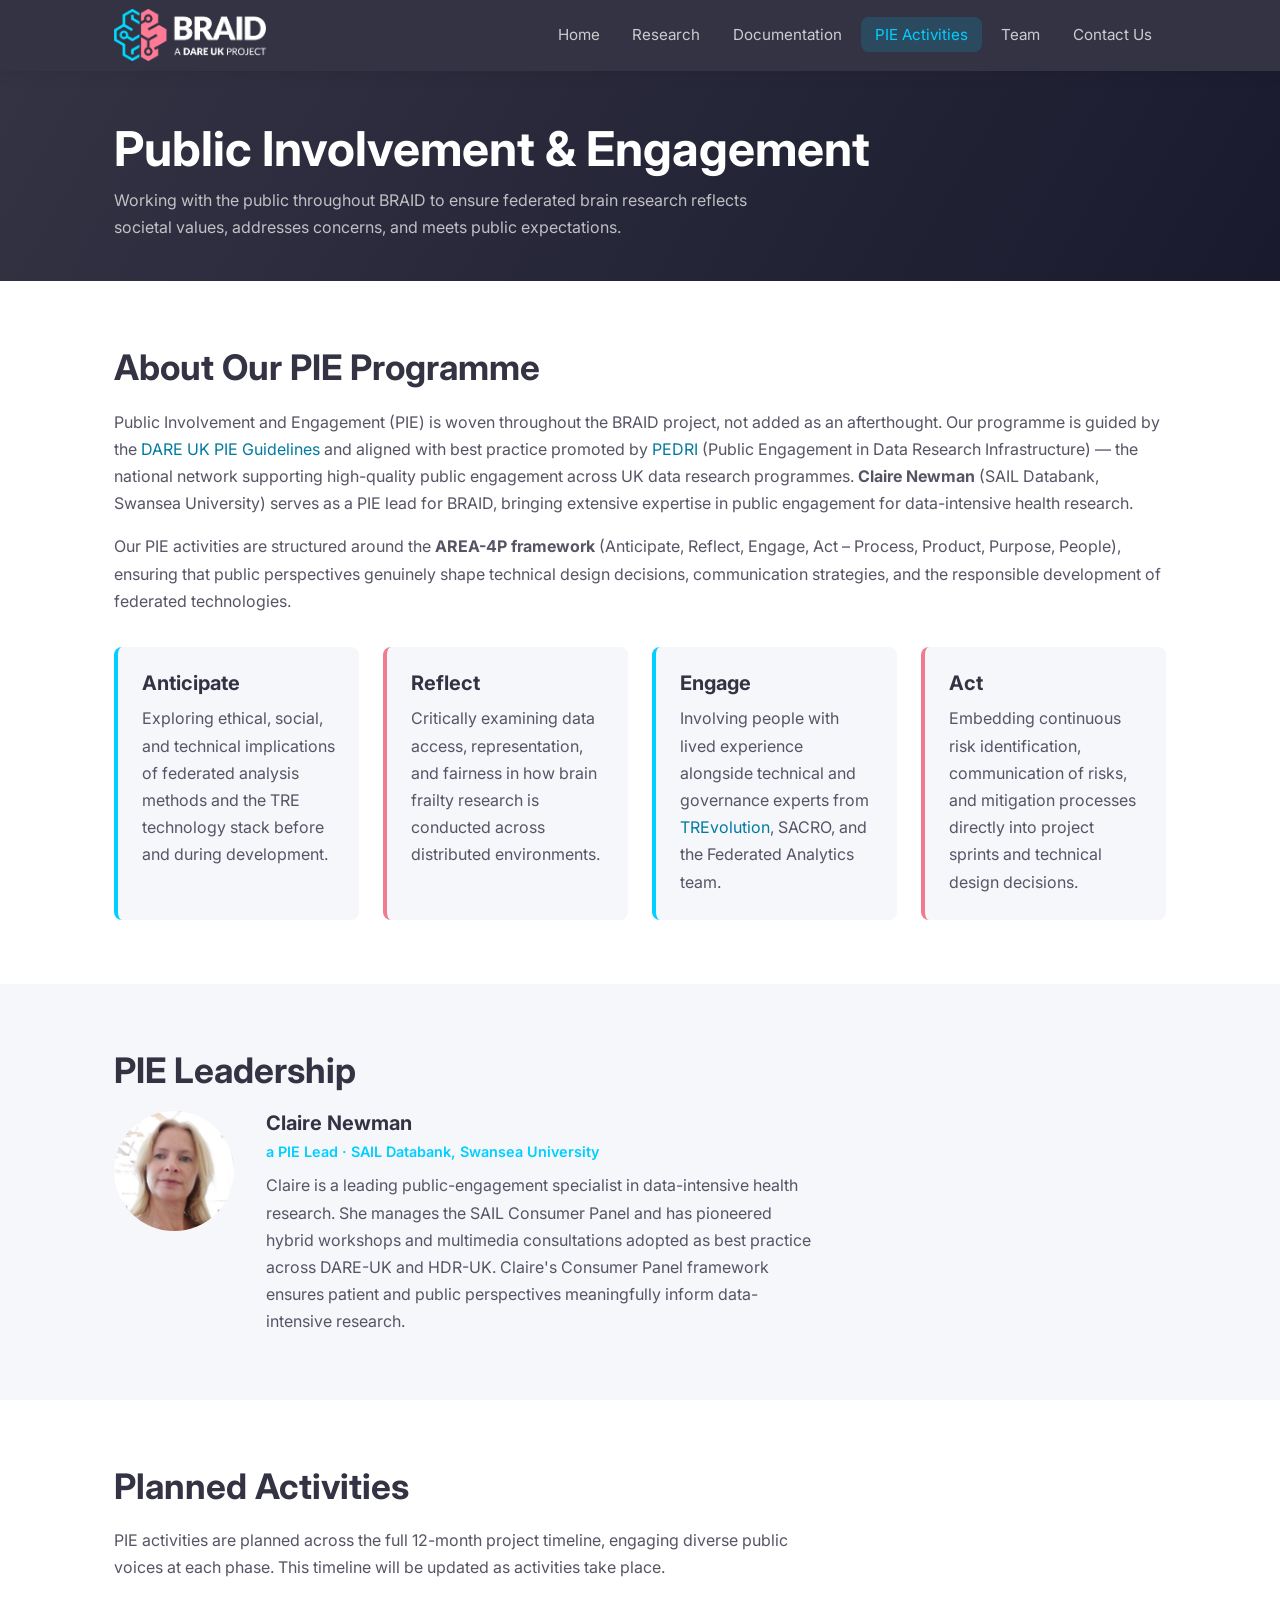
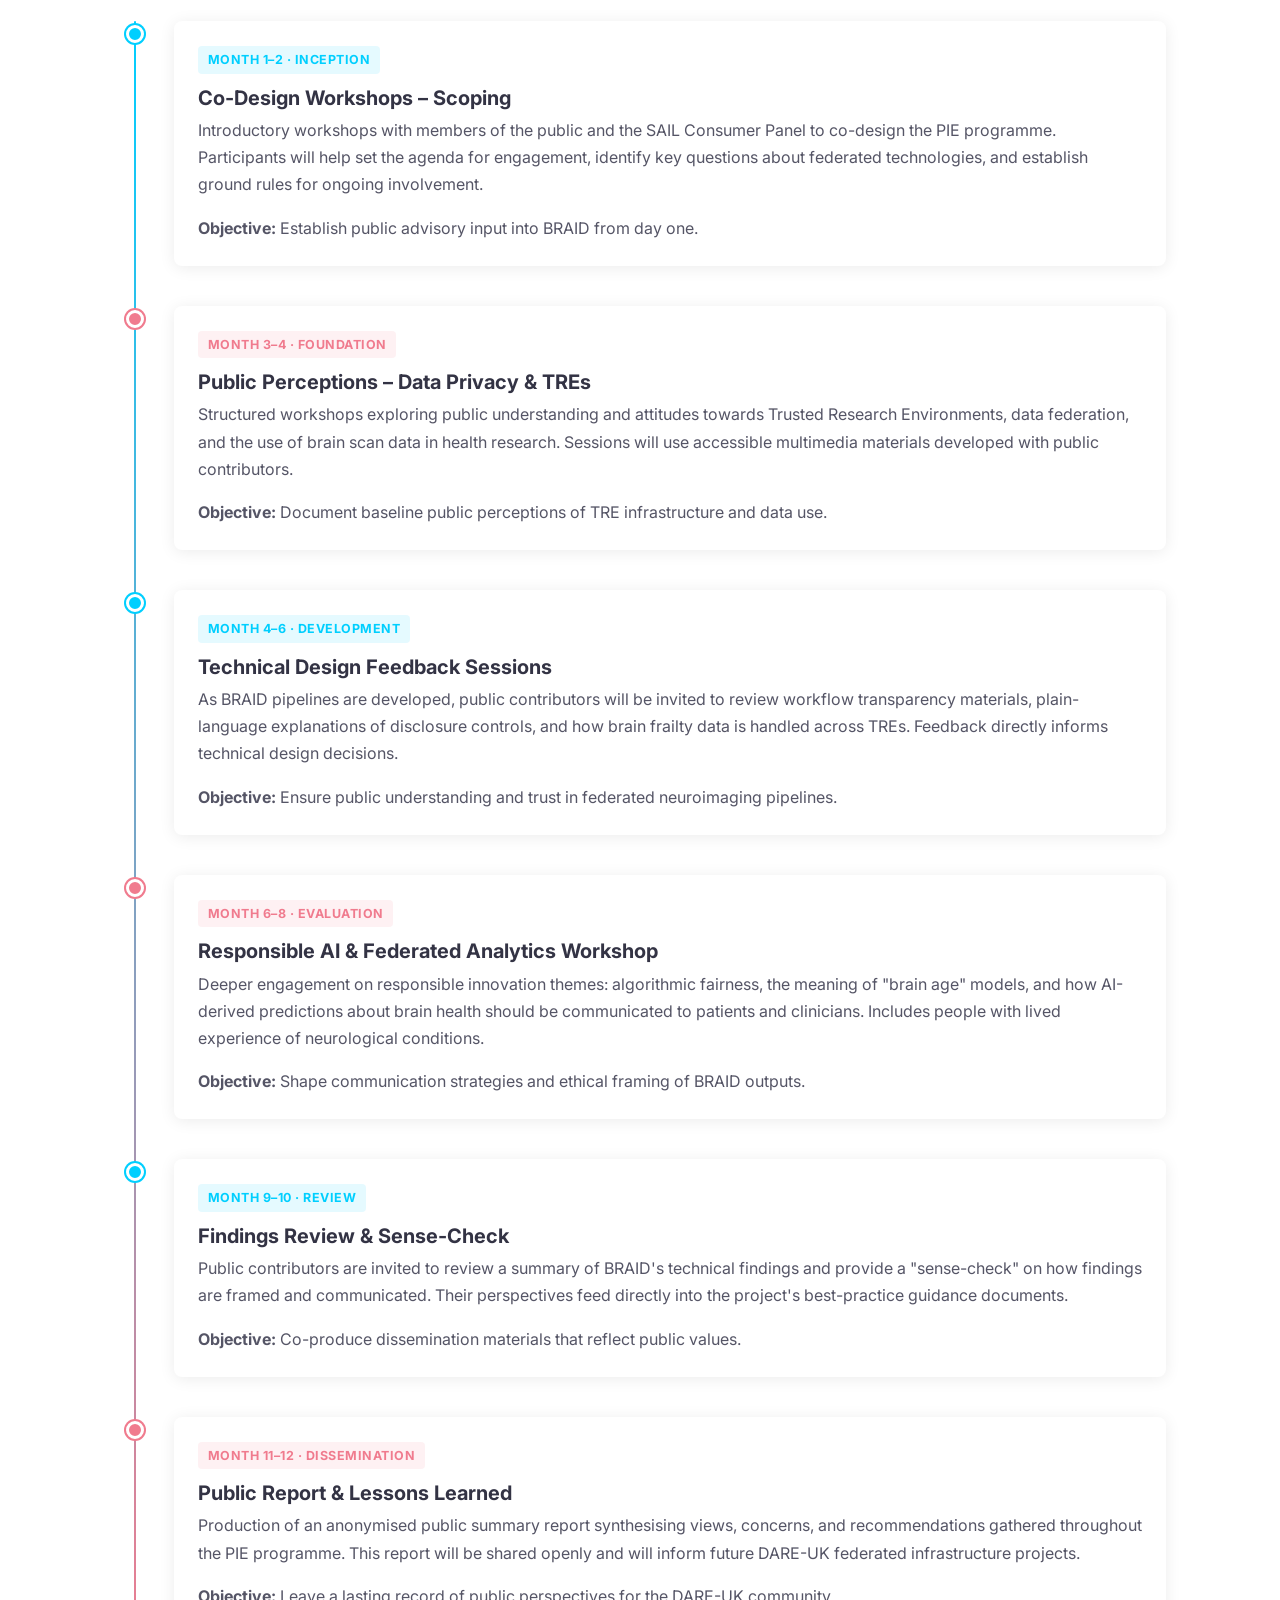
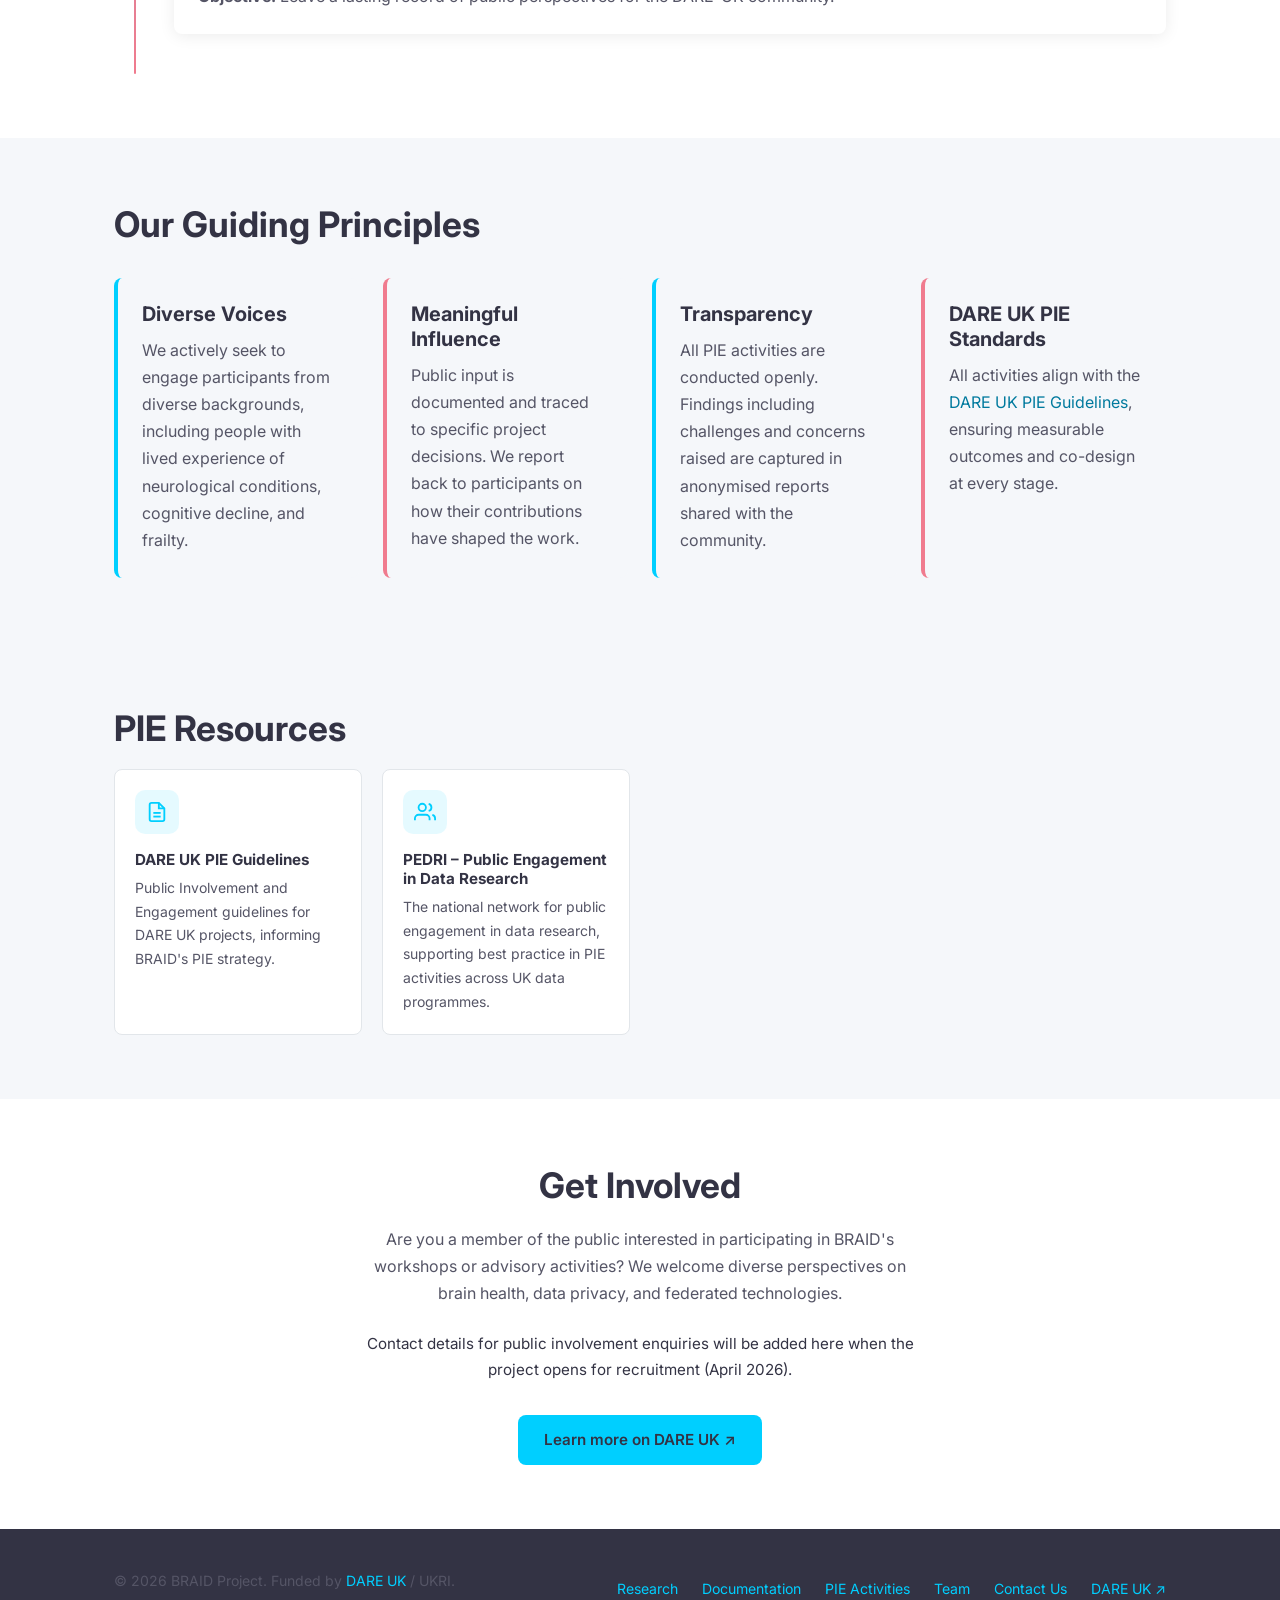
<file: pie-activities.html>
<!DOCTYPE html>
<html lang="en">
<head>
  <meta charset="UTF-8" />
  <meta name="viewport" content="width=device-width, initial-scale=1.0" />
  <title>PIE Activities – BRAID</title>
  <link rel="stylesheet" href="assets/css/styles.css?v=2" />
  <link rel="preconnect" href="https://fonts.googleapis.com" />
  <link href="https://fonts.googleapis.com/css2?family=Inter:wght@400;600;700&display=swap" rel="stylesheet" />
  <link rel="icon" type="image/png" href="assets/images/braid-logo-stacked-ondark.png" />
</head>
<body>

<header class="site-header">
  <div class="container">
    <nav class="nav-inner" aria-label="Main navigation">
      <a class="nav-logo" href="index.html">
        <img src="assets/images/braid-logo-wide-onlight.png" alt="BRAID – A DARE UK Project"
             onerror="this.style.display='none'; this.nextElementSibling.style.display='flex';" />
        <span class="nav-logo-fallback" style="display:none;"><span>BRAID</span>&nbsp;| DARE UK</span>
      </a>
      <button class="nav-toggle" aria-label="Open menu" aria-expanded="false">
        <span></span><span></span><span></span>
      </button>
      <ul class="nav-links">
        <li><a href="index.html">Home</a></li>
        <li><a href="research.html">Research</a></li>
        <li><a href="documentation.html">Documentation</a></li>
        <li><a href="pie-activities.html">PIE Activities</a></li>
        <li><a href="team.html">Team</a></li>
        <li><a href="contact.html">Contact Us</a></li>
      </ul>
    </nav>
  </div>
</header>

<section class="page-hero">
  <div class="container">
    <h1>Public Involvement &amp; Engagement</h1>
    <p>Working with the public throughout BRAID to ensure federated brain research reflects societal values, addresses concerns, and meets public expectations.</p>
  </div>
</section>

<!-- ===== ABOUT PIE ===== -->
<section class="section">
  <div class="container">
    <h2>About Our PIE Programme</h2>
    <p>
      Public Involvement and Engagement (PIE) is woven throughout the BRAID project, not added
      as an afterthought. Our programme is guided by the
      <a href="https://dareuk.org.uk/wp-content/uploads/2025/04/Public-Involvement-and-Engagement-PIE-Guidelines-for-DARE-UK-Projects-Updated.pdf"
         target="_blank" rel="noopener">DARE UK PIE Guidelines</a>
      and aligned with best practice promoted by
      <a href="https://www.pedri.org.uk/" target="_blank" rel="noopener">PEDRI</a>
      (Public Engagement in Data Research Infrastructure) — the national network supporting
      high-quality public engagement across UK data research programmes.
      <strong>Claire Newman</strong> (SAIL Databank, Swansea University) serves as a PIE lead
      for BRAID, bringing extensive expertise in public engagement for data-intensive health research.
    </p>
    <p>
      Our PIE activities are structured around the <strong>AREA-4P framework</strong>
      (Anticipate, Reflect, Engage, Act – Process, Product, Purpose, People), ensuring that
      public perspectives genuinely shape technical design decisions, communication strategies,
      and the responsible development of federated technologies.
    </p>

    <div class="summary-grid-4col">
      <div class="summary-card">
        <h3>Anticipate</h3>
        <p>Exploring ethical, social, and technical implications of federated analysis methods
        and the TRE technology stack before and during development.</p>
      </div>
      <div class="summary-card pink-border">
        <h3>Reflect</h3>
        <p>Critically examining data access, representation, and fairness in how brain frailty
        research is conducted across distributed environments.</p>
      </div>
      <div class="summary-card">
        <h3>Engage</h3>
        <p>Involving people with lived experience alongside technical and governance experts
        from <a href="https://dareuk.org.uk/trevolution/" target="_blank" rel="noopener">TREvolution</a>, SACRO, and the Federated Analytics team.</p>
      </div>
      <div class="summary-card pink-border">
        <h3>Act</h3>
        <p>Embedding continuous risk identification, communication of risks, and mitigation
        processes directly into project sprints and technical design decisions.</p>
      </div>
    </div>
  </div>
</section>

<!-- ===== PIE LEAD ===== -->
<section class="section section--alt">
  <div class="container">
    <h2>PIE Leadership</h2>
    <div style="display:grid; grid-template-columns: auto 1fr; gap:2rem; align-items:start; max-width:700px;">
      <img src="assets/images/team/Claire-Newman.jpg" alt="Claire Newman"
           style="width:120px; height:120px; object-fit:cover; border-radius:50%; flex-shrink:0;" />
      <div>
        <h3 style="margin-bottom:.25rem;">Claire Newman</h3>
        <div style="color:var(--cyan); font-weight:600; font-size:.9rem; margin-bottom:.5rem;">a PIE Lead · SAIL Databank, Swansea University</div>
        <p>
          Claire is a leading public-engagement specialist in data-intensive health research.
          She manages the SAIL Consumer Panel and has pioneered hybrid workshops and multimedia
          consultations adopted as best practice across DARE-UK and HDR-UK. Claire's Consumer Panel
          framework ensures patient and public perspectives meaningfully inform data-intensive research.
        </p>
      </div>
    </div>
  </div>
</section>

<!-- ===== ACTIVITIES TIMELINE ===== -->
<section class="section">
  <div class="container">
    <h2>Planned Activities</h2>
    <p style="margin-bottom:2.5rem; max-width:680px;">
      PIE activities are planned across the full 12-month project timeline, engaging diverse
      public voices at each phase. This timeline will be updated as activities take place.
    </p>

    <div class="pie-timeline">

      <div class="pie-item">
        <div class="pie-dot"></div>
        <div class="pie-card">
          <span class="pie-tag">Month 1–2 · Inception</span>
          <h3>Co-Design Workshops – Scoping</h3>
          <p>
            Introductory workshops with members of the public and the SAIL Consumer Panel to
            co-design the PIE programme. Participants will help set the agenda for engagement,
            identify key questions about federated technologies, and establish ground rules for
            ongoing involvement.
          </p>
          <p><strong>Objective:</strong> Establish public advisory input into BRAID from day one.</p>
        </div>
      </div>

      <div class="pie-item">
        <div class="pie-dot"></div>
        <div class="pie-card">
          <span class="pie-tag pink">Month 3–4 · Foundation</span>
          <h3>Public Perceptions – Data Privacy &amp; TREs</h3>
          <p>
            Structured workshops exploring public understanding and attitudes towards Trusted
            Research Environments, data federation, and the use of brain scan data in health
            research. Sessions will use accessible multimedia materials developed with public
            contributors.
          </p>
          <p><strong>Objective:</strong> Document baseline public perceptions of TRE infrastructure and data use.</p>
        </div>
      </div>

      <div class="pie-item">
        <div class="pie-dot"></div>
        <div class="pie-card">
          <span class="pie-tag">Month 4–6 · Development</span>
          <h3>Technical Design Feedback Sessions</h3>
          <p>
            As BRAID pipelines are developed, public contributors will be invited to review
            workflow transparency materials, plain-language explanations of disclosure controls,
            and how brain frailty data is handled across TREs. Feedback directly informs
            technical design decisions.
          </p>
          <p><strong>Objective:</strong> Ensure public understanding and trust in federated neuroimaging pipelines.</p>
        </div>
      </div>

      <div class="pie-item">
        <div class="pie-dot"></div>
        <div class="pie-card">
          <span class="pie-tag pink">Month 6–8 · Evaluation</span>
          <h3>Responsible AI &amp; Federated Analytics Workshop</h3>
          <p>
            Deeper engagement on responsible innovation themes: algorithmic fairness, the
            meaning of "brain age" models, and how AI-derived predictions about brain health
            should be communicated to patients and clinicians. Includes people with lived
            experience of neurological conditions.
          </p>
          <p><strong>Objective:</strong> Shape communication strategies and ethical framing of BRAID outputs.</p>
        </div>
      </div>

      <div class="pie-item">
        <div class="pie-dot"></div>
        <div class="pie-card">
          <span class="pie-tag">Month 9–10 · Review</span>
          <h3>Findings Review &amp; Sense-Check</h3>
          <p>
            Public contributors are invited to review a summary of BRAID's technical findings
            and provide a "sense-check" on how findings are framed and communicated. Their
            perspectives feed directly into the project's best-practice guidance documents.
          </p>
          <p><strong>Objective:</strong> Co-produce dissemination materials that reflect public values.</p>
        </div>
      </div>

      <div class="pie-item">
        <div class="pie-dot"></div>
        <div class="pie-card">
          <span class="pie-tag pink">Month 11–12 · Dissemination</span>
          <h3>Public Report &amp; Lessons Learned</h3>
          <p>
            Production of an anonymised public summary report synthesising views, concerns,
            and recommendations gathered throughout the PIE programme. This report will be
            shared openly and will inform future DARE-UK federated infrastructure projects.
          </p>
          <p><strong>Objective:</strong> Leave a lasting record of public perspectives for the DARE-UK community.</p>
        </div>
      </div>

    </div>
  </div>
</section>

<!-- ===== GUIDING PRINCIPLES ===== -->
<section class="section section--alt">
  <div class="container">
    <h2>Our Guiding Principles</h2>
    <div class="summary-grid-4col">
      <div class="summary-card">
        <h3>Diverse Voices</h3>
        <p>We actively seek to engage participants from diverse backgrounds, including people
        with lived experience of neurological conditions, cognitive decline, and frailty.</p>
      </div>
      <div class="summary-card pink-border">
        <h3>Meaningful Influence</h3>
        <p>Public input is documented and traced to specific project decisions. We report back
        to participants on how their contributions have shaped the work.</p>
      </div>
      <div class="summary-card">
        <h3>Transparency</h3>
        <p>All PIE activities are conducted openly. Findings including challenges and
        concerns raised are captured in anonymised reports shared with the community.</p>
      </div>
      <div class="summary-card pink-border">
        <h3>DARE UK PIE Standards</h3>
        <p>All activities align with the
          <a href="https://dareuk.org.uk/wp-content/uploads/2025/04/Public-Involvement-and-Engagement-PIE-Guidelines-for-DARE-UK-Projects-Updated.pdf"
             target="_blank" rel="noopener">DARE UK PIE Guidelines</a>,
          ensuring measurable outcomes and co-design at every stage.</p>
      </div>
    </div>
  </div>
</section>

<!-- ===== PIE RESOURCES ===== -->
<section class="section section--alt">
  <div class="container">
    <h2>PIE Resources</h2>
    <div class="doc-grid">

      <a href="https://dareuk.org.uk/wp-content/uploads/2025/04/Public-Involvement-and-Engagement-PIE-Guidelines-for-DARE-UK-Projects-Updated.pdf"
         target="_blank" rel="noopener" class="doc-card" style="color:inherit;">
        <div class="doc-icon">
          <svg width="22" height="22" viewBox="0 0 24 24" fill="none" stroke="currentColor" stroke-width="2">
            <path d="M14 2H6a2 2 0 0 0-2 2v16a2 2 0 0 0 2 2h12a2 2 0 0 0 2-2V8z"/><polyline points="14 2 14 8 20 8"/><line x1="16" y1="13" x2="8" y2="13"/><line x1="16" y1="17" x2="8" y2="17"/>
          </svg>
        </div>
        <h3>DARE UK PIE Guidelines</h3>
        <p>Public Involvement and Engagement guidelines for DARE UK projects, informing BRAID's PIE strategy.</p>
      </a>

      <a href="https://www.pedri.org.uk/" target="_blank" rel="noopener"
         class="doc-card" style="color:inherit;">
        <div class="doc-icon">
          <svg width="22" height="22" viewBox="0 0 24 24" fill="none" stroke="currentColor" stroke-width="2">
            <path d="M17 21v-2a4 4 0 0 0-4-4H5a4 4 0 0 0-4 4v2"/>
            <circle cx="9" cy="7" r="4"/>
            <path d="M23 21v-2a4 4 0 0 0-3-3.87"/>
            <path d="M16 3.13a4 4 0 0 1 0 7.75"/>
          </svg>
        </div>
        <h3>PEDRI – Public Engagement in Data Research</h3>
        <p>The national network for public engagement in data research, supporting best practice in PIE activities across UK data programmes.</p>
      </a>

    </div>
  </div>
</section>

<!-- ===== GET INVOLVED ===== -->
<section class="section">
  <div class="container text-center">
    <h2>Get Involved</h2>
    <p style="max-width:560px; margin:0 auto 1.5rem;">
      Are you a member of the public interested in participating in BRAID's workshops or
      advisory activities? We welcome diverse perspectives on brain health, data privacy,
      and federated technologies.
    </p>
    <p style="max-width:560px; margin:0 auto 2rem; font-size:.95rem; color:var(--mid);">
      Contact details for public involvement enquiries will be added here when the project
      opens for recruitment (April 2026).
    </p>
    <a href="https://dareuk.org.uk/how-we-work/ongoing-activities/dare-uk-research-exemplars/braid/"
       target="_blank" rel="noopener" class="btn btn-primary">Learn more on DARE UK ↗</a>
  </div>
</section>

<footer class="site-footer">
  <div class="container">
    <div class="footer-inner">
      <p>© 2026 BRAID Project. Funded by <a href="https://dareuk.org.uk" target="_blank" rel="noopener">DARE UK</a> / UKRI.</p>
      <nav class="footer-links" aria-label="Footer navigation">
        <a href="research.html">Research</a>
        <a href="documentation.html">Documentation</a>
        <a href="pie-activities.html">PIE Activities</a>
        <a href="team.html">Team</a>
        <a href="contact.html">Contact Us</a>
        <a href="https://dareuk.org.uk/how-we-work/ongoing-activities/dare-uk-research-exemplars/braid/"
           target="_blank" rel="noopener">DARE UK ↗</a>
      </nav>
    </div>
  </div>
</footer>

<script src="assets/js/main.js"></script>
</body>
</html>
</file>
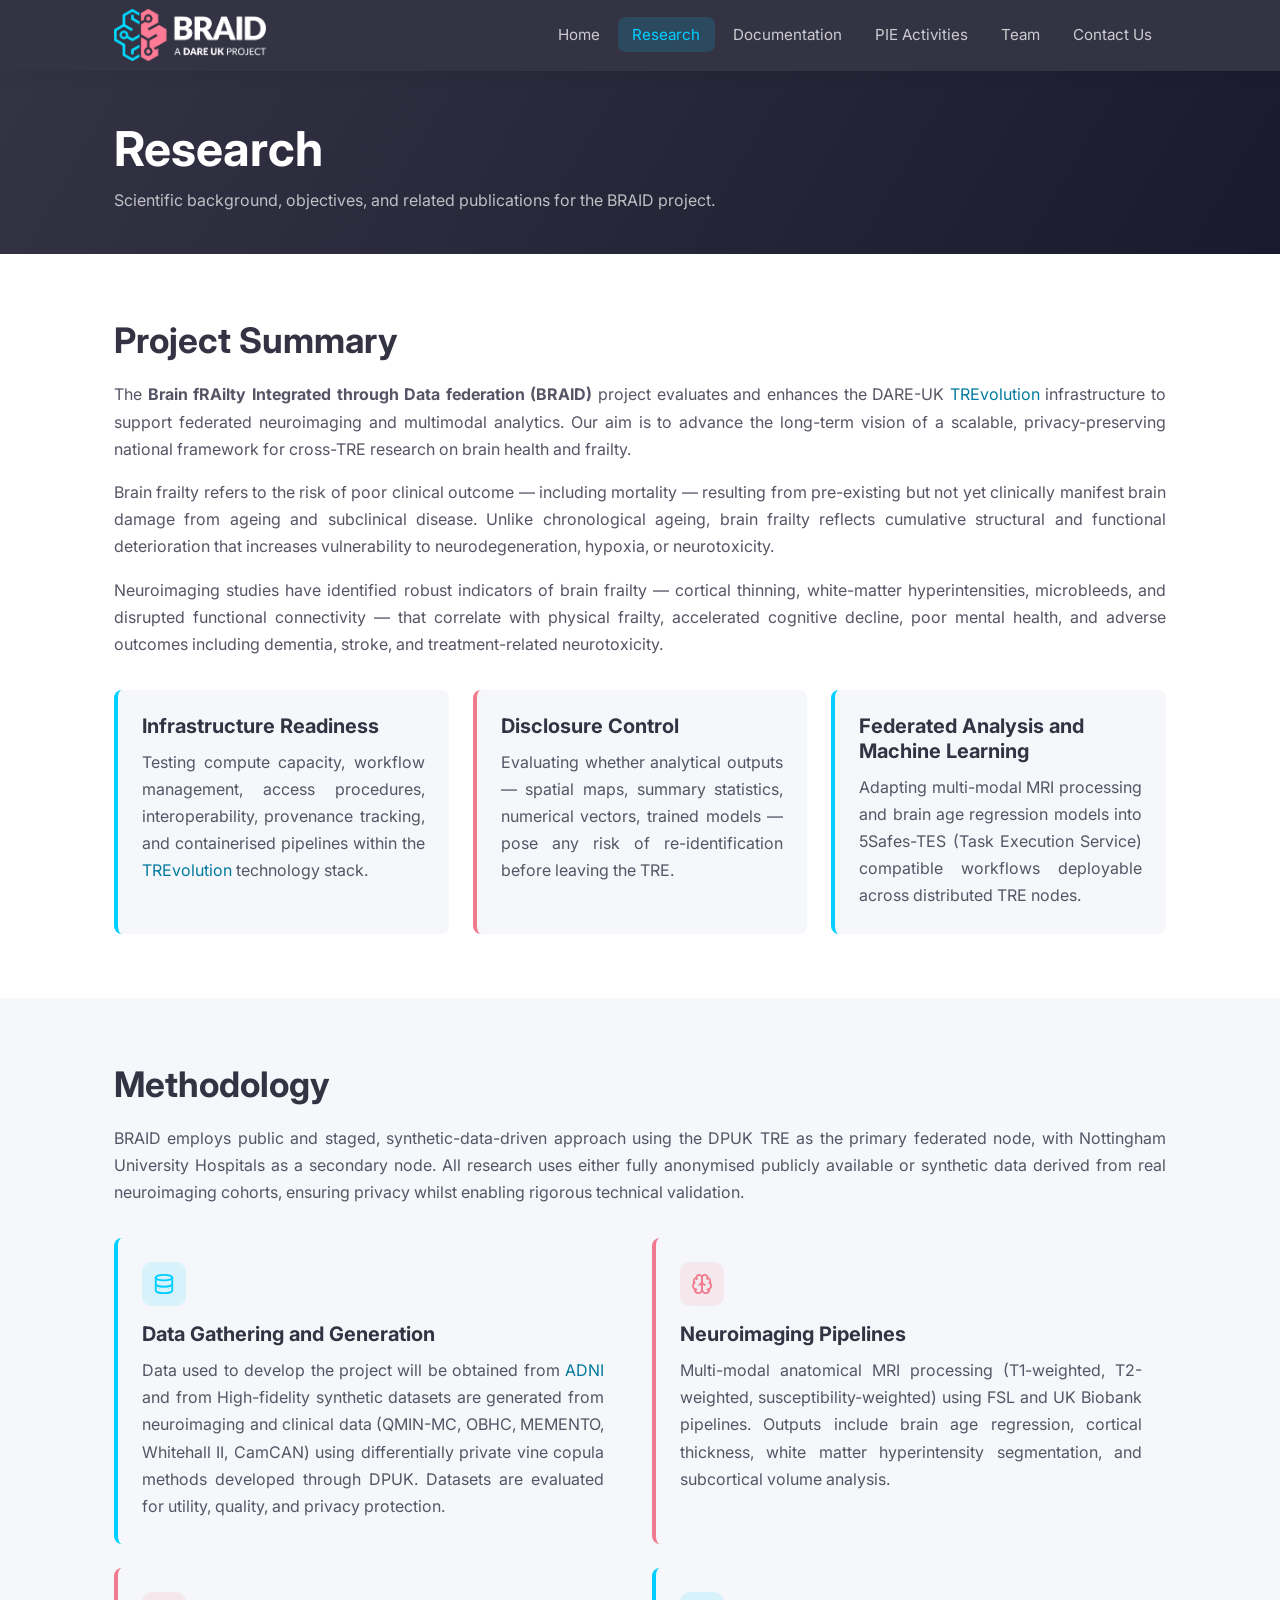
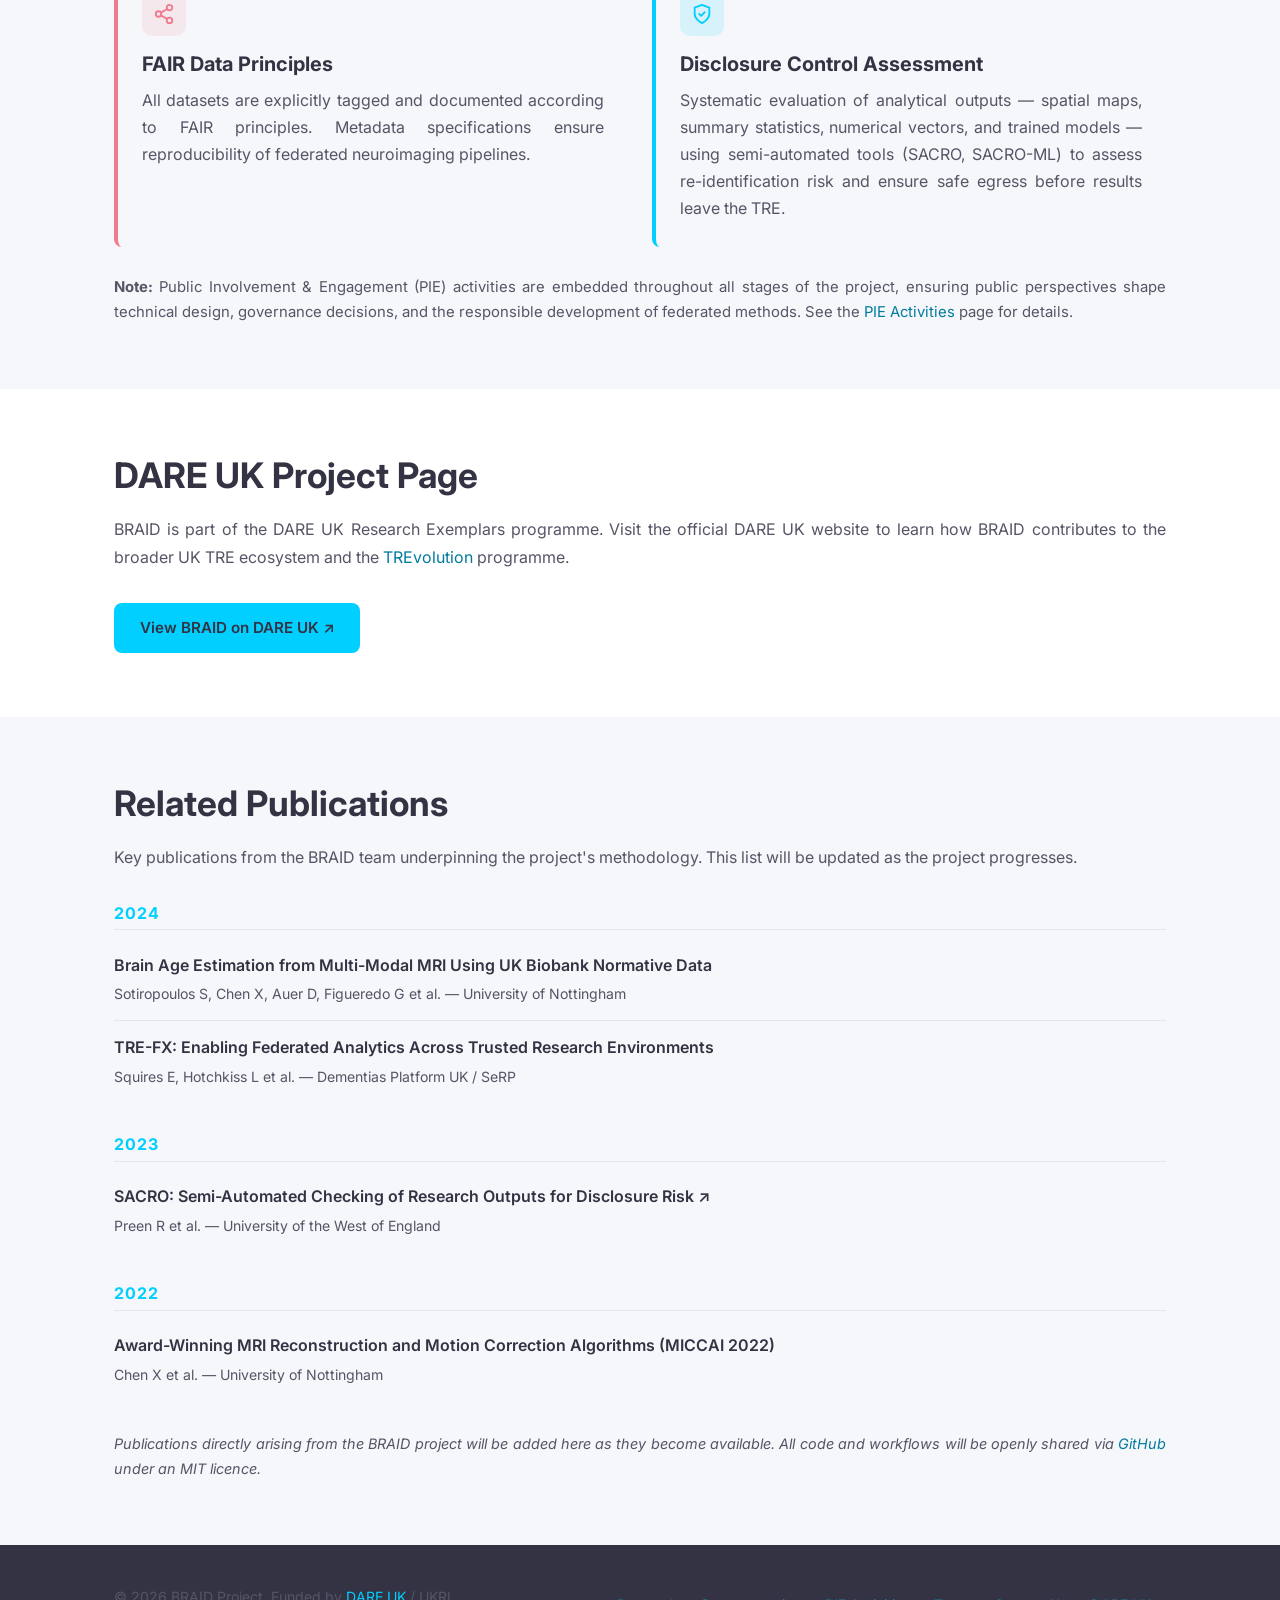
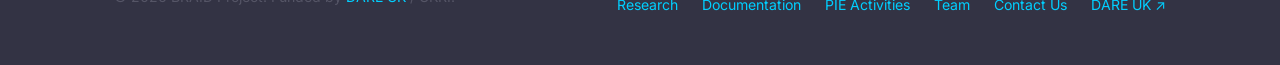
<file: research.html>
<!DOCTYPE html>
<html lang="en">
<head>
  <meta charset="UTF-8" />
  <meta name="viewport" content="width=device-width, initial-scale=1.0" />
  <title>Research – BRAID</title>
  <link rel="stylesheet" href="assets/css/styles.css?v=2" />
  <link rel="preconnect" href="https://fonts.googleapis.com" />
  <link href="https://fonts.googleapis.com/css2?family=Inter:wght@400;600;700&display=swap" rel="stylesheet" />
  <link rel="icon" type="image/png" href="assets/images/braid-logo-stacked-ondark.png" />
</head>
<body class="page-research">

<header class="site-header">
  <div class="container">
    <nav class="nav-inner" aria-label="Main navigation">
      <a class="nav-logo" href="index.html">
        <img src="assets/images/braid-logo-wide-onlight.png" alt="BRAID – A DARE UK Project"
             onerror="this.style.display='none'; this.nextElementSibling.style.display='flex';" />
        <span class="nav-logo-fallback" style="display:none;"><span>BRAID</span>&nbsp;| DARE UK</span>
      </a>
      <button class="nav-toggle" aria-label="Open menu" aria-expanded="false">
        <span></span><span></span><span></span>
      </button>
      <ul class="nav-links">
        <li><a href="index.html">Home</a></li>
        <li><a href="research.html">Research</a></li>
        <li><a href="documentation.html">Documentation</a></li>
        <li><a href="pie-activities.html">PIE Activities</a></li>
        <li><a href="team.html">Team</a></li>
        <li><a href="contact.html">Contact Us</a></li>
      </ul>
    </nav>
  </div>
</header>

<section class="page-hero">
  <div class="container">
    <h1>Research</h1>
    <p>Scientific background, objectives, and related publications for the BRAID project.</p>
  </div>
</section>

<!-- ===== PROJECT SUMMARY ===== -->
<section class="section">
  <div class="container">
    <h2>Project Summary</h2>
    <p>
      The <strong>Brain fRAilty Integrated through Data federation (BRAID)</strong> project evaluates
      and enhances the DARE-UK <a href="https://dareuk.org.uk/trevolution/" target="_blank" rel="noopener">TREvolution</a> infrastructure to support federated neuroimaging and
      multimodal analytics. Our aim is to advance the long-term vision of a scalable,
      privacy-preserving national framework for cross-TRE research on brain health and frailty.
    </p>
    <p>
      Brain frailty refers to the risk of poor clinical outcome — including mortality — resulting
      from pre-existing but not yet clinically manifest brain damage from ageing and subclinical
      disease. Unlike chronological ageing, brain frailty reflects cumulative structural and functional
      deterioration that increases vulnerability to neurodegeneration, hypoxia, or neurotoxicity.
    </p>
    <p>
      Neuroimaging studies have identified robust indicators of brain frailty — cortical thinning,
      white-matter hyperintensities, microbleeds, and disrupted functional connectivity — that
      correlate with physical frailty, accelerated cognitive decline, poor mental health, and adverse
      outcomes including dementia, stroke, and treatment-related neurotoxicity.
    </p>

    <div class="summary-grid" style="margin-top:2rem;">
      <div class="summary-card">
        <h3>Infrastructure Readiness</h3>
        <p>Testing compute capacity, workflow management, access procedures, interoperability,
        provenance tracking, and containerised pipelines within the <a href="https://dareuk.org.uk/trevolution/" target="_blank" rel="noopener">TREvolution</a> technology stack.</p>
      </div>
      <div class="summary-card pink-border">
        <h3>Disclosure Control</h3>
        <p>Evaluating whether analytical outputs — spatial maps, summary statistics, numerical
        vectors, trained models — pose any risk of re-identification before leaving the TRE.</p>
      </div>
      <div class="summary-card">
        <h3>Federated Analysis and Machine Learning</h3>
        <p>Adapting multi-modal MRI processing and brain age regression models into 5Safes-TES
        (Task Execution Service) compatible workflows deployable across distributed TRE nodes.</p>
      </div>
    </div>
  </div>
</section>

<!-- ===== METHODOLOGY ===== -->
<section class="section section--alt">
  <div class="container">
    <h2>Methodology</h2>
    <p style="margin-bottom:2rem;">
      BRAID employs public and staged, synthetic-data-driven approach using the DPUK TRE as the primary
      federated node, with Nottingham University Hospitals as a secondary node. All research uses
      either fully anonymised publicly available or synthetic data derived from real neuroimaging cohorts, ensuring privacy whilst enabling
      rigorous technical validation.
    </p>

    <div class="summary-grid-2col">
      <div class="summary-card">
        <div class="card-icon">
          <svg viewBox="0 0 24 24" fill="none" stroke="currentColor" stroke-width="2" stroke-linecap="round" stroke-linejoin="round">
            <ellipse cx="12" cy="5" rx="9" ry="3"/>
            <path d="M21 12c0 1.66-4 3-9 3s-9-1.34-9-3"/>
            <path d="M3 5v14c0 1.66 4 3 9 3s9-1.34 9-3V5"/>
          </svg>
        </div>
        <h3>Data Gathering and Generation</h3>
        <p> Data used to develop the project will be obtained from <a href="https://adni.loni.usc.edu/" target="_blank" rel="noopener">ADNI</a> and from High-fidelity synthetic datasets are generated from neuroimaging and clinical data
        (QMIN-MC, OBHC, MEMENTO, Whitehall II, CamCAN) using differentially private vine
        copula methods developed through DPUK. Datasets are evaluated for utility, quality,
        and privacy protection.</p>
      </div>
      <div class="summary-card pink-border">
        <div class="card-icon pink">
          <svg viewBox="0 0 24 24" fill="none" stroke="currentColor" stroke-width="2" stroke-linecap="round" stroke-linejoin="round">
            <path d="M12 5a3 3 0 1 0-5.997.125 4 4 0 0 0-2.526 5.77 4 4 0 0 0 .556 6.588A4 4 0 1 0 12 18Z"/>
            <path d="M12 5a3 3 0 1 1 5.997.125 4 4 0 0 1 2.526 5.77 4 4 0 0 1-.556 6.588A4 4 0 1 1 12 18Z"/>
            <path d="M15 13a4.5 4.5 0 0 1-3-4 4.5 4.5 0 0 1-3 4"/>
            <path d="M17.599 6.5a3 3 0 0 0 .399-1.375"/>
            <path d="M6.003 5.125A3 3 0 0 0 6.401 6.5"/>
            <path d="M3.477 10.896a4 4 0 0 1 .585-.396"/>
            <path d="M19.938 10.5a4 4 0 0 1 .585.396"/>
            <path d="M6 18a4 4 0 0 1-1.967-.516"/>
            <path d="M19.967 17.484A4 4 0 0 1 18 18"/>
          </svg>
        </div>
        <h3>Neuroimaging Pipelines</h3>
        <p>Multi-modal anatomical MRI processing (T1-weighted, T2-weighted, susceptibility-weighted)
        using FSL and UK Biobank pipelines. Outputs include brain age regression, cortical thickness,
        white matter hyperintensity segmentation, and subcortical volume analysis.</p>
      </div>
      <div class="summary-card pink-border">
        <div class="card-icon pink">
          <svg viewBox="0 0 24 24" fill="none" stroke="currentColor" stroke-width="2" stroke-linecap="round" stroke-linejoin="round">
            <circle cx="18" cy="5" r="3"/><circle cx="6" cy="12" r="3"/><circle cx="18" cy="19" r="3"/>
            <line x1="8.59" y1="13.51" x2="15.42" y2="17.49"/>
            <line x1="15.41" y1="6.51" x2="8.59" y2="10.49"/>
          </svg>
        </div>
        <h3>FAIR Data Principles</h3>
        <p>All datasets are explicitly tagged and documented according to FAIR principles. Metadata specifications ensure
        reproducibility of federated neuroimaging pipelines.</p>
      </div>
      <div class="summary-card">
        <div class="card-icon">
          <svg viewBox="0 0 24 24" fill="none" stroke="currentColor" stroke-width="2" stroke-linecap="round" stroke-linejoin="round">
            <path d="M12 22s8-4 8-10V5l-8-3-8 3v7c0 6 8 10 8 10z"/>
            <polyline points="9 12 11 14 15 10"/>
          </svg>
        </div>
        <h3>Disclosure Control Assessment</h3>
        <p>Systematic evaluation of analytical outputs — spatial maps, summary statistics,
        numerical vectors, and trained models — using semi-automated tools (SACRO, SACRO-ML)
        to assess re-identification risk and ensure safe egress before results leave the TRE.</p>
      </div>
    </div>

    <p style="margin-top:1.75rem; font-size:.93rem; color:var(--text-muted);">
      <strong>Note:</strong> Public Involvement &amp; Engagement (PIE) activities are embedded
      throughout all stages of the project, ensuring public perspectives shape technical design,
      governance decisions, and the responsible development of federated methods.
      See the <a href="pie-activities.html">PIE Activities</a> page for details.
    </p>
  </div>
</section>

<!-- ===== DARE UK LINK ===== -->
<section class="section">
  <div class="container">
    <h2>DARE UK Project Page</h2>
    <p>
      BRAID is part of the DARE UK Research Exemplars programme. Visit the official DARE UK
      website to learn how BRAID contributes to the broader UK TRE ecosystem and the
      <a href="https://dareuk.org.uk/trevolution/" target="_blank" rel="noopener">TREvolution</a> programme.
    </p>
    <a href="https://dareuk.org.uk/how-we-work/ongoing-activities/dare-uk-research-exemplars/braid/"
       target="_blank" rel="noopener" class="btn btn-primary" style="margin-top:1rem;">
      View BRAID on DARE UK ↗
    </a>
  </div>
</section>

<!-- ===== RELATED PUBLICATIONS ===== -->
<section class="section section--alt">
  <div class="container">
    <h2>Related Publications</h2>
    <p style="margin-bottom:2rem;">
      Key publications from the BRAID team underpinning the project's methodology.
      This list will be updated as the project progresses.
    </p>

    <h3 class="pub-year-heading">2024</h3>
    <ul class="pub-list">
      <li>
        <div class="pub-title">Brain Age Estimation from Multi-Modal MRI Using UK Biobank Normative Data</div>
        <div class="pub-meta">Sotiropoulos S, Chen X, Auer D, Figueredo G et al. — University of Nottingham</div>
      </li>
      <li>
        <div class="pub-title">TRE-FX: Enabling Federated Analytics Across Trusted Research Environments</div>
        <div class="pub-meta">Squires E, Hotchkiss L et al. — Dementias Platform UK / SeRP</div>
      </li>
    </ul>

    <h3 class="pub-year-heading">2023</h3>
    <ul class="pub-list">
      <li>
        <div class="pub-title"><a href="https://arxiv.org/abs/2212.02935" target="_blank" rel="noopener">SACRO: Semi-Automated Checking of Research Outputs for Disclosure Risk ↗</a></div>
        <div class="pub-meta">Preen R et al. — University of the West of England</div>
      </li>
    </ul>

    <h3 class="pub-year-heading">2022</h3>
    <ul class="pub-list">
      <li>
        <div class="pub-title">Award-Winning MRI Reconstruction and Motion Correction Algorithms (MICCAI 2022)</div>
        <div class="pub-meta">Chen X et al. — University of Nottingham</div>
      </li>
    </ul>

    <p style="margin-top:2rem; font-size:.9rem; color:var(--text-muted);">
      <em>Publications directly arising from the BRAID project will be added here as they become available.
      All code and workflows will be openly shared via
      <a href="https://github.com/Dare-UK-BRAID" target="_blank" rel="noopener">GitHub</a>
      under an MIT licence.</em>
    </p>
  </div>
</section>

<footer class="site-footer">
  <div class="container">
    <div class="footer-inner">
      <p>© 2026 BRAID Project. Funded by <a href="https://dareuk.org.uk" target="_blank" rel="noopener">DARE UK</a> / UKRI.</p>
      <nav class="footer-links" aria-label="Footer navigation">
        <a href="research.html">Research</a>
        <a href="documentation.html">Documentation</a>
        <a href="pie-activities.html">PIE Activities</a>
        <a href="team.html">Team</a>
        <a href="contact.html">Contact Us</a>
        <a href="https://dareuk.org.uk/how-we-work/ongoing-activities/dare-uk-research-exemplars/braid/"
           target="_blank" rel="noopener">DARE UK ↗</a>
      </nav>
    </div>
  </div>
</footer>

<script src="assets/js/main.js"></script>
</body>
</html>
</file>
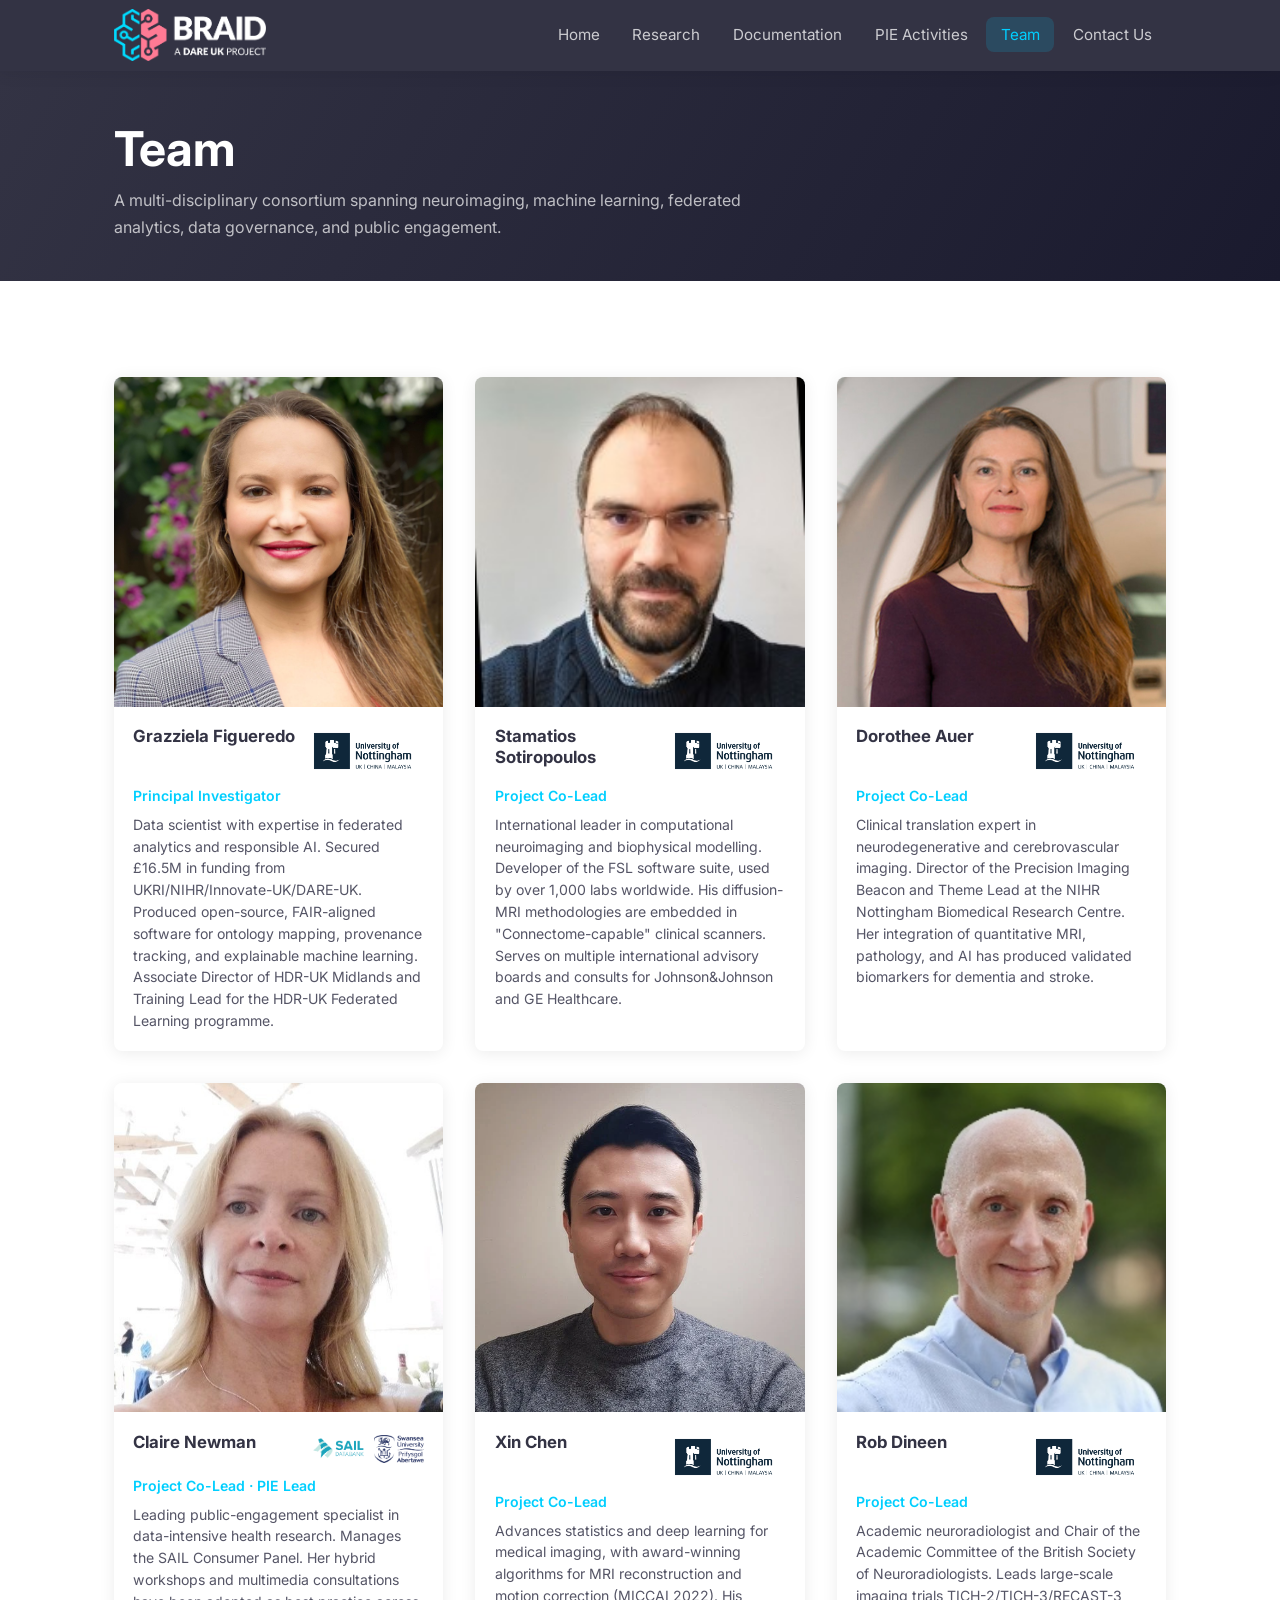
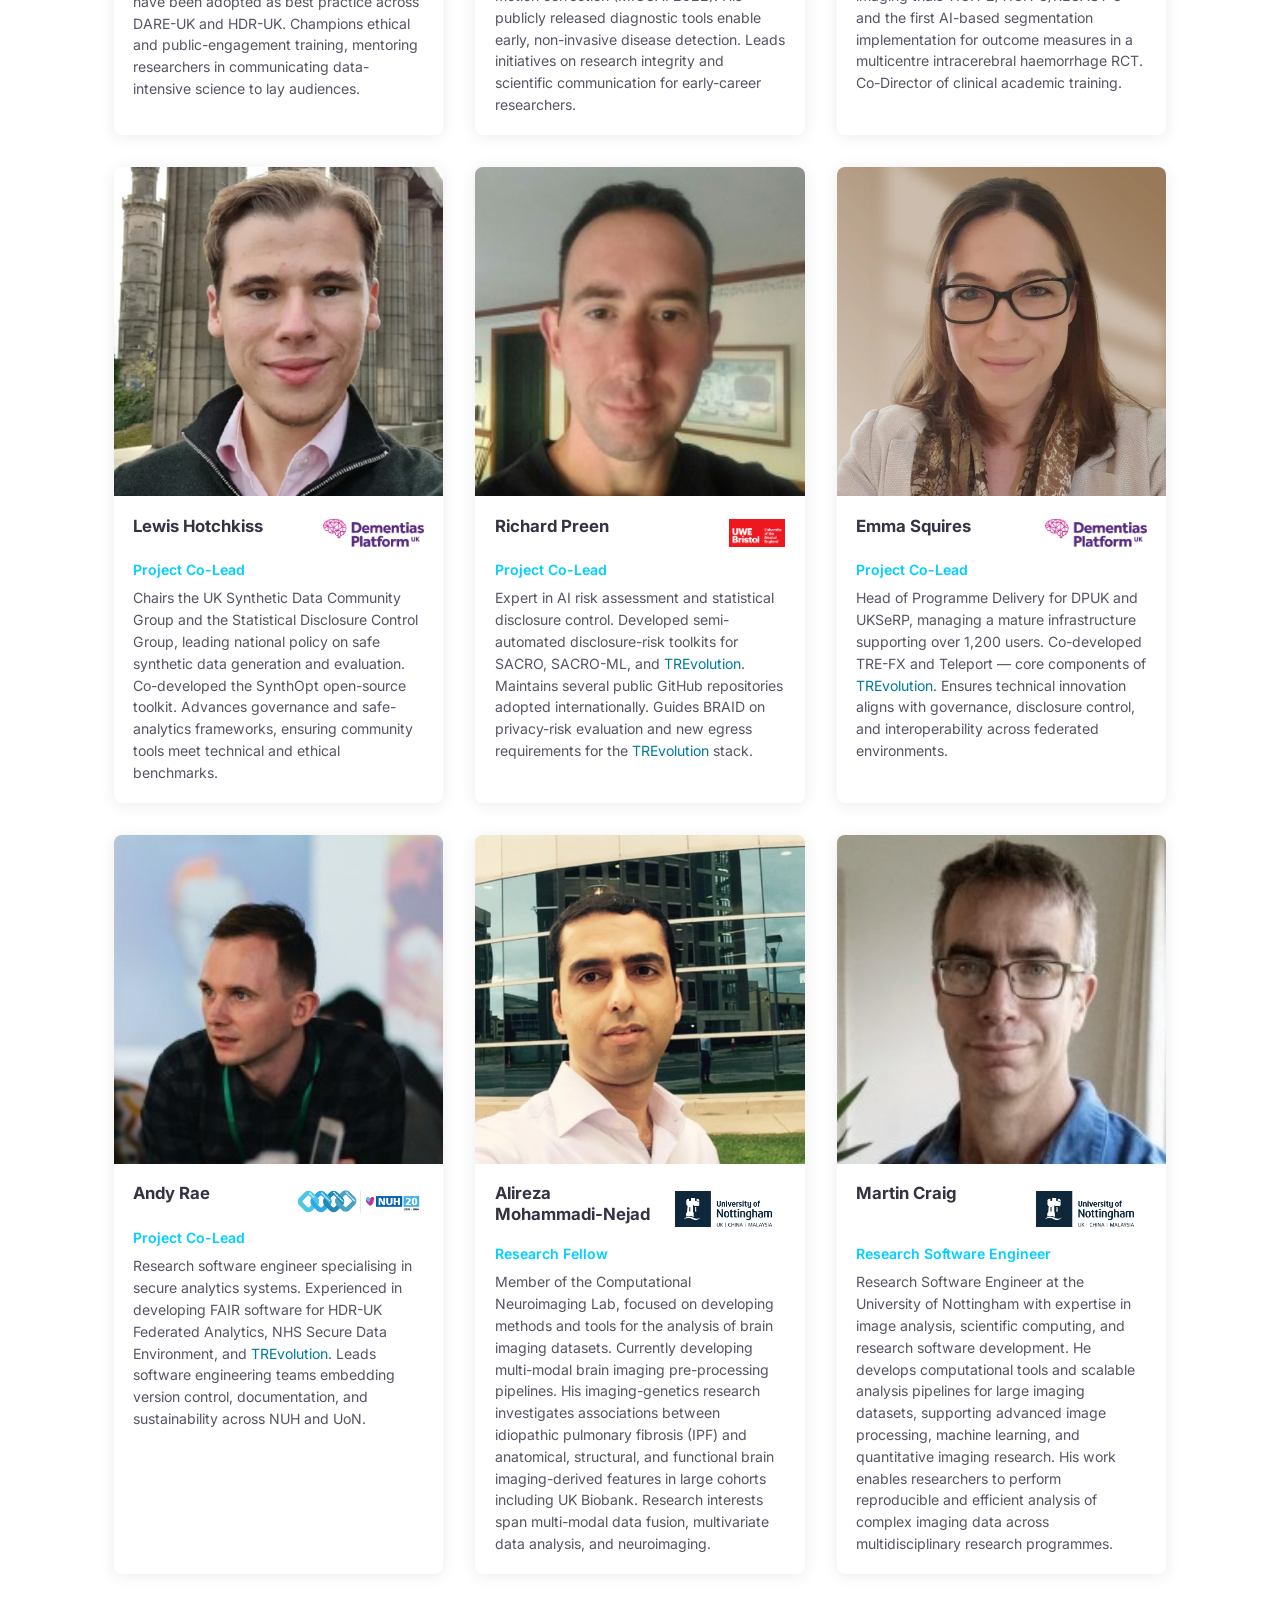
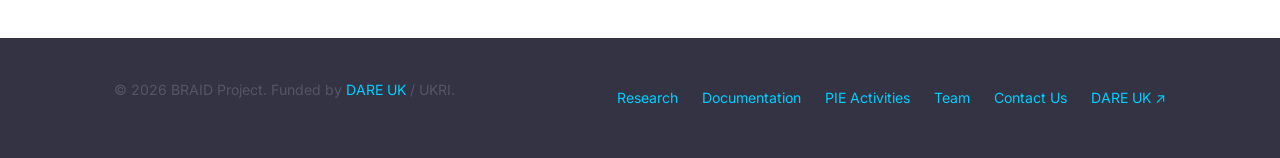
<file: team.html>
<!DOCTYPE html>
<html lang="en">
<head>
  <meta charset="UTF-8" />
  <meta name="viewport" content="width=device-width, initial-scale=1.0" />
  <title>Team – BRAID</title>
  <link rel="stylesheet" href="assets/css/styles.css?v=2" />
  <link rel="preconnect" href="https://fonts.googleapis.com" />
  <link href="https://fonts.googleapis.com/css2?family=Inter:wght@400;600;700&display=swap" rel="stylesheet" />
  <link rel="icon" type="image/png" href="assets/images/braid-logo-stacked-ondark.png" />
</head>
<body>

<header class="site-header">
  <div class="container">
    <nav class="nav-inner" aria-label="Main navigation">
      <a class="nav-logo" href="index.html">
        <img src="assets/images/braid-logo-wide-onlight.png" alt="BRAID – A DARE UK Project"
             onerror="this.style.display='none'; this.nextElementSibling.style.display='flex';" />
        <span class="nav-logo-fallback" style="display:none;"><span>BRAID</span>&nbsp;| DARE UK</span>
      </a>
      <button class="nav-toggle" aria-label="Open menu" aria-expanded="false">
        <span></span><span></span><span></span>
      </button>
      <ul class="nav-links">
        <li><a href="index.html">Home</a></li>
        <li><a href="research.html">Research</a></li>
        <li><a href="documentation.html">Documentation</a></li>
        <li><a href="pie-activities.html">PIE Activities</a></li>
        <li><a href="team.html">Team</a></li>
        <li><a href="contact.html">Contact Us</a></li>
      </ul>
    </nav>
  </div>
</header>

<section class="page-hero">
  <div class="container">
    <h1>Team</h1>
    <p>A multi-disciplinary consortium spanning neuroimaging, machine learning, federated analytics, data governance, and public engagement.</p>
  </div>
</section>

<!-- ===== TEAM ===== -->
<section class="section">
  <div class="container">
    <div class="team-grid">

      <!-- Grazziela Figueredo -->
      <article class="team-card">
        <img class="team-photo" src="assets/images/team/Grazziela.jpeg" alt="Grazziela Figueredo" />
        <div class="team-info">
          <div class="team-name-row">
            <h3>Grazziela Figueredo</h3>
            <div class="team-org">
              <img class="inst-logo-inline inst-logo-inline--lg" src="assets/images/institutions/nottingham.jpeg" alt="University of Nottingham" />
            </div>
          </div>
          <div class="team-role">Principal Investigator</div>
          <p class="team-bio">
            Data scientist with expertise in federated analytics and responsible AI. Secured £16.5M in
            funding from UKRI/NIHR/Innovate-UK/DARE-UK. Produced open-source, FAIR-aligned software
            for ontology mapping, provenance tracking, and explainable machine learning. Associate
            Director of HDR-UK Midlands and Training Lead for the HDR-UK Federated Learning programme.
          </p>
        </div>
      </article>

      <!-- Stamatios Sotiropoulos -->
      <article class="team-card">
        <img class="team-photo" src="assets/images/team/Stamatios.jpeg" alt="Stamatios Sotiropoulos" />
        <div class="team-info">
          <div class="team-name-row">
            <h3>Stamatios Sotiropoulos</h3>
            <div class="team-org">
              <img class="inst-logo-inline inst-logo-inline--lg" src="assets/images/institutions/nottingham.jpeg" alt="University of Nottingham" />
            </div>
          </div>
          <div class="team-role">Project Co-Lead</div>
          <p class="team-bio">
            International leader in computational neuroimaging and biophysical modelling. Developer
            of the FSL software suite, used by over 1,000 labs worldwide. His diffusion-MRI
            methodologies are embedded in "Connectome-capable" clinical scanners. Serves on multiple
            international advisory boards and consults for Johnson&amp;Johnson and GE Healthcare.
          </p>
        </div>
      </article>

      <!-- Dorothee Auer -->
      <article class="team-card">
        <img class="team-photo" src="assets/images/team/DorotheeAuer.jpg" alt="Dorothee Auer" />
        <div class="team-info">
          <div class="team-name-row">
            <h3>Dorothee Auer</h3>
            <div class="team-org">
              <img class="inst-logo-inline inst-logo-inline--lg" src="assets/images/institutions/nottingham.jpeg" alt="University of Nottingham" />
            </div>
          </div>
          <div class="team-role">Project Co-Lead</div>
          <p class="team-bio">
            Clinical translation expert in neurodegenerative and cerebrovascular imaging. Director of
            the Precision Imaging Beacon and Theme Lead at the NIHR Nottingham Biomedical Research
            Centre. Her integration of quantitative MRI, pathology, and AI has produced validated
            biomarkers for dementia and stroke.
          </p>
        </div>
      </article>

      <!-- Claire Newman -->
      <article class="team-card">
        <img class="team-photo" src="assets/images/team/Claire-Newman.jpg" alt="Claire Newman" />
        <div class="team-info">
          <div class="team-name-row">
            <h3>Claire Newman</h3>
            <div class="team-org">
              <img class="inst-logo-inline" src="assets/images/institutions/sail.png" alt="SAIL Databank" />
              <img class="inst-logo-inline" src="assets/images/institutions/swansea.png" alt="Swansea University" />
            </div>
          </div>
          <div class="team-role">Project Co-Lead · PIE Lead</div>
          <p class="team-bio">
            Leading public-engagement specialist in data-intensive health research. Manages the
            SAIL Consumer Panel. Her hybrid workshops and multimedia consultations have been adopted
            as best practice across DARE-UK and HDR-UK. Champions ethical and public-engagement
            training, mentoring researchers in communicating data-intensive science to lay audiences.
          </p>
        </div>
      </article>

      <!-- Xin Chen -->
      <article class="team-card">
        <img class="team-photo" src="assets/images/team/Xin-Chen.webp" alt="Xin Chen" />
        <div class="team-info">
          <div class="team-name-row">
            <h3>Xin Chen</h3>
            <div class="team-org">
              <img class="inst-logo-inline inst-logo-inline--lg" src="assets/images/institutions/nottingham.jpeg" alt="University of Nottingham" />
            </div>
          </div>
          <div class="team-role">Project Co-Lead</div>
          <p class="team-bio">
            Advances statistics and deep learning for medical imaging, with award-winning algorithms
            for MRI reconstruction and motion correction (MICCAI 2022). His publicly released
            diagnostic tools enable early, non-invasive disease detection. Leads initiatives on
            research integrity and scientific communication for early-career researchers.
          </p>
        </div>
      </article>

      <!-- Rob Dineen -->
      <article class="team-card">
        <img class="team-photo" src="assets/images/team/Rob.png" alt="Rob Dineen" />
        <div class="team-info">
          <div class="team-name-row">
            <h3>Rob Dineen</h3>
            <div class="team-org">
              <img class="inst-logo-inline inst-logo-inline--lg" src="assets/images/institutions/nottingham.jpeg" alt="University of Nottingham" />
            </div>
          </div>
          <div class="team-role">Project Co-Lead</div>
          <p class="team-bio">
            Academic neuroradiologist and Chair of the Academic Committee of the British Society of
            Neuroradiologists. Leads large-scale imaging trials TICH-2/TICH-3/RECAST-3 and
            the first AI-based segmentation implementation for outcome measures in a multicentre
            intracerebral haemorrhage RCT. Co-Director of clinical academic training.
          </p>
        </div>
      </article>

      <!-- Lewis Hotchkiss -->
      <article class="team-card">
        <img class="team-photo" src="assets/images/team/Lewis-Hotchkiss.webp" alt="Lewis Hotchkiss" />
        <div class="team-info">
          <div class="team-name-row">
            <h3>Lewis Hotchkiss</h3>
            <div class="team-org">
              <img class="inst-logo-inline" src="assets/images/institutions/dpuk.jpeg" alt="Dementias Platform UK" />
            </div>
          </div>
          <div class="team-role">Project Co-Lead</div>
          <p class="team-bio">
            Chairs the UK Synthetic Data Community Group and the Statistical Disclosure Control
            Group, leading national policy on safe synthetic data generation and evaluation.
            Co-developed the SynthOpt open-source toolkit. Advances governance and safe-analytics
            frameworks, ensuring community tools meet technical and ethical benchmarks.
          </p>
        </div>
      </article>

      <!-- Richard Preen -->
      <article class="team-card">
        <img class="team-photo" src="assets/images/team/RichardPreen.jpeg" alt="Richard Preen" />
        <div class="team-info">
          <div class="team-name-row">
            <h3>Richard Preen</h3>
            <div class="team-org">
              <img class="inst-logo-inline" src="assets/images/institutions/uwe.png" alt="UWE Bristol" />
            </div>
          </div>
          <div class="team-role">Project Co-Lead</div>
          <p class="team-bio">
            Expert in AI risk assessment and statistical disclosure control. Developed semi-automated
            disclosure-risk toolkits for SACRO, SACRO-ML, and <a href="https://dareuk.org.uk/trevolution/" target="_blank" rel="noopener">TREvolution</a>. Maintains several public
            GitHub repositories adopted internationally. Guides BRAID on privacy-risk evaluation and
            new egress requirements for the <a href="https://dareuk.org.uk/trevolution/" target="_blank" rel="noopener">TREvolution</a> stack.
          </p>
        </div>
      </article>

      <!-- Emma Squires -->
      <article class="team-card">
        <img class="team-photo" src="assets/images/team/EmmaSquires.webp" alt="Emma Squires" />
        <div class="team-info">
          <div class="team-name-row">
            <h3>Emma Squires</h3>
            <div class="team-org">
              <img class="inst-logo-inline" src="assets/images/institutions/dpuk.jpeg" alt="Dementias Platform UK" />
            </div>
          </div>
          <div class="team-role">Project Co-Lead</div>
          <p class="team-bio">
            Head of Programme Delivery for DPUK and UKSeRP, managing a mature infrastructure
            supporting over 1,200 users. Co-developed TRE-FX and Teleport — core components of
            <a href="https://dareuk.org.uk/trevolution/" target="_blank" rel="noopener">TREvolution</a>. Ensures technical innovation aligns with governance, disclosure control,
            and interoperability across federated environments.
          </p>
        </div>
      </article>

      <!-- Andy Rae -->
      <article class="team-card">
        <img class="team-photo" src="assets/images/team/AndyRae.jpeg" alt="Andy Rae" />
        <div class="team-info">
          <div class="team-name-row">
            <h3>Andy Rae</h3>
            <div class="team-org">
              <img class="inst-logo-inline" src="assets/images/institutions/nuh.png" alt="Nottingham University Hospitals NHS Trust" />
            </div>
          </div>
          <div class="team-role">Project Co-Lead</div>
          <p class="team-bio">
            Research software engineer specialising in secure analytics systems. Experienced in
            developing FAIR software for HDR-UK Federated Analytics, NHS Secure Data Environment,
            and <a href="https://dareuk.org.uk/trevolution/" target="_blank" rel="noopener">TREvolution</a>. Leads software engineering teams embedding version control,
            documentation, and sustainability across NUH and UoN.
          </p>
        </div>
      </article>

      <!-- Alireza Mohammadi-Nejad -->
      <article class="team-card">
        <img class="team-photo" src="assets/images/team/Ali-Reza-Mohammadi-Nejad.webp" alt="Alireza Mohammadi-Nejad" />
        <div class="team-info">
          <div class="team-name-row">
            <h3>Alireza Mohammadi-Nejad</h3>
            <div class="team-org">
              <img class="inst-logo-inline inst-logo-inline--lg" src="assets/images/institutions/nottingham.jpeg" alt="University of Nottingham" />
            </div>
          </div>
          <div class="team-role">Research Fellow</div>
          <p class="team-bio">
            Member of the Computational Neuroimaging Lab, focused on developing methods and tools
            for the analysis of brain imaging datasets. Currently developing multi-modal brain
            imaging pre-processing pipelines. His imaging-genetics research investigates associations
            between idiopathic pulmonary fibrosis (IPF) and anatomical, structural, and functional
            brain imaging-derived features in large cohorts including UK Biobank. Research interests
            span multi-modal data fusion, multivariate data analysis, and neuroimaging.
          </p>
        </div>
      </article>

      <!-- Martin Craig -->
      <article class="team-card">
        <img class="team-photo" src="assets/images/team/Martin%20Craig.jpeg" alt="Martin Craig" />
        <div class="team-info">
          <div class="team-name-row">
            <h3>Martin Craig</h3>
            <div class="team-org">
              <img class="inst-logo-inline inst-logo-inline--lg" src="assets/images/institutions/nottingham.jpeg" alt="University of Nottingham" />
            </div>
          </div>
          <div class="team-role">Research Software Engineer</div>
          <p class="team-bio">
            Research Software Engineer at the University of Nottingham with expertise in image analysis,
            scientific computing, and research software development. He develops computational tools and
            scalable analysis pipelines for large imaging datasets, supporting advanced image processing,
            machine learning, and quantitative imaging research. His work enables researchers to perform
            reproducible and efficient analysis of complex imaging data across multidisciplinary research
            programmes.
          </p>
        </div>
      </article>

    </div>
  </div>
</section>



<footer class="site-footer">
  <div class="container">
    <div class="footer-inner">
      <p>© 2026 BRAID Project. Funded by <a href="https://dareuk.org.uk" target="_blank" rel="noopener">DARE UK</a> / UKRI.</p>
      <nav class="footer-links" aria-label="Footer navigation">
        <a href="research.html">Research</a>
        <a href="documentation.html">Documentation</a>
        <a href="pie-activities.html">PIE Activities</a>
        <a href="team.html">Team</a>
        <a href="contact.html">Contact Us</a>
        <a href="https://dareuk.org.uk/how-we-work/ongoing-activities/dare-uk-research-exemplars/braid/"
           target="_blank" rel="noopener">DARE UK ↗</a>
      </nav>
    </div>
  </div>
</footer>

<script src="assets/js/main.js"></script>
</body>
</html>
</file>
<file: assets/css/styles.css>
/* ================================================
   BRAID – Brain Frailty Integrated through Data Federation
   Design system – DARE UK Project
   ================================================ */

/* ---------- Tokens (light mode defaults) ---------- */
:root {
  --cyan:        #00CFFF;
  --cyan-text:   #007A9E;
  --pink:        #F07B8E;
  --white:       #FFFFFF;
  --dark:        #333344;   /* nav / hero / footer – always dark */
  --radius:      8px;
  --font:        'Inter', 'Segoe UI', Arial, sans-serif;

  /* Themeable */
  --bg:          #FFFFFF;
  --bg-alt:      #F5F7FA;
  --text:        #333344;
  --text-muted:  #555566;
  --border:      #E2E6EA;
  --card-bg:     #FFFFFF;
  --shadow:      0 2px 16px rgba(0,0,0,.08);

  /* Nav — always dark so logo backgrounds blend */
  --nav-bg:      #333344;
  --nav-border:  transparent;
  --nav-link:    rgba(255,255,255,.75);
  --nav-active:  #FFFFFF;
}

@media (prefers-color-scheme: dark) {
  :root {
    --bg:          #0F0F1A;
    --bg-alt:      #1A1A2E;
    --text:        #E8E8F5;
    --text-muted:  #9090B0;
    --border:      #2A2A42;
    --card-bg:     #1A1A2E;
    --shadow:      0 2px 16px rgba(0,0,0,.35);
  }
}

/* ---------- Reset ---------- */
*, *::before, *::after { box-sizing: border-box; margin: 0; padding: 0; }
html { scroll-behavior: smooth; color-scheme: light dark; }
body {
  font-family: var(--font);
  color: var(--text);
  background: var(--bg);
  line-height: 1.7;
  font-size: 1rem;
}
img { max-width: 100%; display: block; }
a { color: var(--cyan-text); text-decoration: none; }
a:hover,
a:focus-visible { color: var(--cyan); text-decoration: underline; }
a:focus-visible { outline: 3px solid rgba(0,207,255,.45); outline-offset: 3px; }

/* ---------- Utility ---------- */
.container { max-width: 1100px; margin: 0 auto; padding: 0 1.5rem; }
.section    { padding: 4rem 0; }
.section--alt { background: var(--bg-alt); }
.text-center { text-align: center; }
.sr-only { position:absolute; width:1px; height:1px; overflow:hidden; clip:rect(0,0,0,0); }

/* ---------- Typography ---------- */
h1, h2, h3, h4 { line-height: 1.25; font-weight: 700; }
h1 { font-size: clamp(2rem, 4vw, 3rem); }
h2 { font-size: clamp(1.5rem, 3vw, 2.2rem); margin-bottom: 1.2rem; }
h3 { font-size: 1.25rem; margin-bottom: .6rem; }
p  { margin-bottom: 1rem; color: var(--text-muted); }
p:last-child { margin-bottom: 0; }

.accent-cyan { color: var(--cyan); }
.accent-pink { color: var(--pink); }

/* ---------- Header / Nav ---------- */
.site-header {
  position: sticky;
  top: 0;
  z-index: 100;
  background: var(--nav-bg);
  border-bottom: 1px solid var(--nav-border);
  box-shadow: var(--shadow);
  transition: background .2s;
}
.nav-inner {
  display: flex;
  align-items: center;
  justify-content: space-between;
  height: 70px;
  gap: 1rem;
}
.nav-logo img {
  height: 52px;
  width: auto;
}
.nav-logo-fallback {
  display: flex;
  align-items: center;
  gap: .5rem;
  color: var(--nav-active);
  font-weight: 700;
  font-size: 1.3rem;
  letter-spacing: .02em;
}
.nav-logo-fallback span { color: var(--cyan); }

.nav-links {
  display: flex;
  list-style: none;
  gap: .25rem;
}
.nav-links a {
  color: var(--nav-link);
  padding: .5rem .9rem;
  border-radius: var(--radius);
  font-size: .95rem;
  transition: background .2s, color .2s;
}
.nav-links a:hover,
.nav-links a.active {
  background: rgba(0,207,255,.15);
  color: var(--cyan);
  text-decoration: none;
}

/* hamburger */
.nav-toggle {
  display: none;
  flex-direction: column;
  gap: 5px;
  background: none;
  border: none;
  cursor: pointer;
  padding: .4rem;
}
.nav-toggle span {
  display: block; width: 24px; height: 2px;
  background: var(--nav-link); border-radius: 2px;
  transition: transform .25s;
}

/* ---------- Hero ---------- */
.hero {
  background: linear-gradient(135deg, var(--dark) 0%, #1a1a2e 60%, #16213e 100%);
  color: var(--white);
  padding: 5rem 0 4rem;
  position: relative;
  overflow: hidden;
}
.hero::before {
  content:'';
  position:absolute; inset:0;
  background: radial-gradient(ellipse at 80% 50%, rgba(0,207,255,.12), transparent 60%),
              radial-gradient(ellipse at 20% 80%, rgba(240,123,142,.1), transparent 50%);
}
.hero-inner {
  position: relative;
  display: grid;
  grid-template-columns: 1fr auto;
  gap: 2rem;
  align-items: center;
}
.hero-text h1 { color: #FFFFFF; margin-bottom: 1rem; }
.hero-text h1 em { color: var(--cyan); }
.hero-text h1 em { font-style: normal; color: var(--cyan); }
.hero-text .subtitle {
  font-size: 1.15rem;
  color: rgba(255,255,255,.85);
  max-width: 640px;
  margin-bottom: 2rem;
}
.hero-logo {
  flex-shrink: 0;
  display: flex;
  align-items: center;
  justify-content: center;
}
.hero-logo img {
  width: 200px;
  height: auto;
}

.badge-row {
  display: flex; flex-wrap: wrap; gap: .75rem;
  margin-bottom: 2rem;
}
.badge {
  background: rgba(0,207,255,.15);
  border: 1px solid rgba(0,207,255,.35);
  color: var(--cyan);
  padding: .3rem .85rem;
  border-radius: 999px;
  font-size: .82rem;
  font-weight: 600;
  letter-spacing: .04em;
  text-transform: uppercase;
}
.badge--pink {
  background: rgba(240,123,142,.15);
  border-color: rgba(240,123,142,.35);
  color: var(--pink);
}

.btn {
  display: inline-flex;
  align-items: center;
  gap: .5rem;
  padding: .75rem 1.6rem;
  border-radius: var(--radius);
  font-weight: 600;
  font-size: .95rem;
  transition: transform .15s, box-shadow .15s;
  cursor: pointer;
}
.btn:hover { transform: translateY(-1px); box-shadow: 0 4px 16px rgba(0,0,0,.2); text-decoration: none; }
.btn:focus-visible { outline: 3px solid rgba(0,207,255,.45); outline-offset: 3px; }
.btn-primary { background: var(--cyan); color: var(--dark); }
.btn-outline  { background: rgba(255,255,255,.08); border: 2px solid rgba(255,255,255,.55); color: #FFFFFF; }

/* ---------- Lay Summary ---------- */
.lay-summary {
  background: var(--bg);
  padding: 3rem 0;
}
.lay-summary p { text-align: justify; }
.page-research p { text-align: justify; }
.summary-grid {
  display: grid;
  grid-template-columns: repeat(auto-fit, minmax(280px, 1fr));
  gap: 1.5rem;
  margin-top: 2rem;
}
.summary-card {
  background: var(--bg-alt);
  border-radius: var(--radius);
  padding: 1.5rem;
  border-left: 4px solid var(--cyan);
}
.summary-card.pink-border { border-left-color: var(--pink); }
.summary-card h3 { color: var(--text); }

.summary-grid-2col {
  display: grid;
  grid-template-columns: repeat(2, 1fr);
  gap: 1.5rem;
  margin-top: 2rem;
}
.summary-grid-4col {
  display: grid;
  grid-template-columns: repeat(4, 1fr);
  gap: 1.5rem;
  margin-top: 2rem;
}
@media (max-width: 900px) {
  .summary-grid-4col { grid-template-columns: repeat(2, 1fr); }
}
@media (max-width: 640px) {
  .summary-grid-2col { grid-template-columns: 1fr; }
  .summary-grid-4col { grid-template-columns: 1fr; }
}

.card-icon {
  width: 44px; height: 44px;
  background: rgba(0, 207, 255, .12);
  border-radius: 10px;
  display: flex; align-items: center; justify-content: center;
  margin-bottom: 1rem;
}
.card-icon svg { width: 22px; height: 22px; stroke: var(--cyan); }
.card-icon.pink { background: rgba(240, 123, 142, .12); }
.card-icon.pink svg { stroke: var(--pink); }

/* ---------- Institutions strip ---------- */
.institutions {
  background: var(--bg-alt);
  padding: 2.5rem 0;
  border-top: 1px solid var(--border);
}
.institutions h3 {
  text-align: center;
  font-size: .8rem;
  font-weight: 600;
  letter-spacing: .08em;
  text-transform: uppercase;
  color: var(--text-muted);
  margin-bottom: 1.5rem;
}
.inst-logo-strip {
  display: flex;
  flex-wrap: wrap;
  align-items: center;
  justify-content: center;
  gap: 2rem 3rem;
  list-style: none;
}
.inst-logo-strip li img {
  height: 52px;
  width: auto;
  object-fit: contain;
  opacity: .85;
  transition: opacity .2s;
}
.inst-logo-strip li img:hover { opacity: 1; }
@media (max-width: 640px) {
  .inst-logo-strip li img { height: 38px; }
}

/* ---------- Page hero (inner pages) ---------- */
.page-hero {
  background: linear-gradient(120deg, var(--dark) 0%, #1a1a2e 100%);
  padding: 3rem 0 2.5rem;
  color: var(--white);
}
.page-hero h1 { color: var(--white); margin-bottom: .5rem; }
.page-hero p  { color: rgba(255,255,255,.7); max-width: 640px; margin-bottom: 0; }

/* ---------- Research page ---------- */
.pub-year-heading {
  font-size: 1rem;
  font-weight: 700;
  color: var(--cyan);
  margin: 2rem 0 .5rem;
  padding-bottom: .4rem;
  border-bottom: 1px solid var(--border);
  text-transform: uppercase;
  letter-spacing: .06em;
}
.pub-list { list-style: none; padding: 0; margin-bottom: 0; }
.pub-list li {
  padding: .85rem 0;
  border-bottom: 1px solid var(--border);
}
.pub-list li:last-child { border-bottom: none; }
.pub-title { font-weight: 600; color: var(--text); margin-bottom: .2rem; }
.pub-title a { color: var(--text); }
.pub-title a:hover { color: var(--cyan); }
.pub-meta  { font-size: .88rem; color: var(--text-muted); }

/* ---------- Team page ---------- */
.team-grid {
  display: grid;
  grid-template-columns: repeat(auto-fill, minmax(240px, 1fr));
  gap: 2rem;
  margin-top: 2rem;
}
.team-card {
  background: var(--card-bg);
  border-radius: var(--radius);
  box-shadow: var(--shadow);
  overflow: hidden;
  transition: transform .2s, box-shadow .2s;
}
.team-card:hover { transform: translateY(-3px); box-shadow: 0 8px 30px rgba(0,0,0,.12); }

.team-photo {
  width: 100%;
  aspect-ratio: 1;
  object-fit: cover;
  background: var(--light);
}
.team-photo-placeholder {
  width: 100%;
  aspect-ratio: 1;
  background: linear-gradient(135deg, rgba(0,207,255,.12), rgba(240,123,142,.12));
  display: flex;
  align-items: center;
  justify-content: center;
}
.team-photo-placeholder svg { width: 60px; height: 60px; opacity: .4; }

.section-heading-with-logo {
  display: flex;
  align-items: center;
  gap: 1rem;
  flex-wrap: wrap;
}
.inst-logo-header {
  height: 48px;
  width: auto;
  object-fit: contain;
  flex-shrink: 0;
}
.team-name-row {
  display: flex;
  align-items: flex-start;
  justify-content: space-between;
  gap: .75rem;
  margin-bottom: .1rem;
}
.team-name-row h3 { margin-bottom: 0; }
.team-org { display: flex; align-items: center; gap: .3rem; flex-shrink: 0; padding-top: .2rem; }
.inst-logo-inline {
  height: 28px;
  width: auto;
  object-fit: contain;
  flex-shrink: 0;
}
.inst-logo-inline--lg {
  height: 44px;
}

.team-info { padding: 1.2rem; }
.team-info h3 { margin-bottom: .2rem; font-size: 1.05rem; color: var(--text); }
.team-role  { font-size: .88rem; color: var(--cyan); font-weight: 600; margin-bottom: .35rem; }
.team-org   { font-size: .82rem; color: var(--text-muted); margin-bottom: .6rem; }
.team-bio   { font-size: .88rem; color: var(--text-muted); margin-bottom: 0; line-height: 1.55; }

/* ---------- Documentation page ---------- */
.doc-group-heading {
  font-size: .8rem;
  font-weight: 700;
  text-transform: uppercase;
  letter-spacing: .08em;
  color: var(--text-muted);
  margin: 2.25rem 0 0;
  padding-bottom: .4rem;
  border-bottom: 1px solid var(--border);
}
.doc-grid {
  display: grid;
  grid-template-columns: repeat(4, 1fr);
  gap: 1.25rem;
  margin-top: 1rem;
  font-size: .875rem;
}
@media (max-width: 900px) {
  .doc-grid { grid-template-columns: repeat(2, 1fr); }
}
@media (max-width: 540px) {
  .doc-grid { grid-template-columns: 1fr; }
}
.doc-card {
  background: var(--card-bg);
  border: 1px solid var(--border);
  border-radius: var(--radius);
  padding: 1.25rem;
  transition: border-color .2s, box-shadow .2s;
}
.doc-card h3 { font-size: .95rem; margin-bottom: .4rem; }
.doc-card:hover {
  border-color: var(--cyan);
  box-shadow: 0 4px 20px rgba(0,207,255,.1);
}
.doc-icon {
  width: 44px; height: 44px;
  background: rgba(0,207,255,.1);
  border-radius: 10px;
  display: flex; align-items: center; justify-content: center;
  margin-bottom: 1rem;
}
.doc-icon svg { color: var(--cyan); }

/* ---------- PIE page ---------- */
.pie-timeline { margin-top: 2rem; position: relative; }
.pie-timeline::before {
  content: '';
  position: absolute;
  left: 20px;
  top: 0; bottom: 0;
  width: 2px;
  background: linear-gradient(to bottom, var(--cyan), var(--pink));
  border-radius: 2px;
}
.pie-item {
  position: relative;
  padding: 0 0 2.5rem 60px;
}
.pie-dot {
  position: absolute;
  left: 12px; top: 4px;
  width: 18px; height: 18px;
  border-radius: 50%;
  background: var(--cyan);
  border: 3px solid var(--white);
  box-shadow: 0 0 0 2px var(--cyan);
}
.pie-item:nth-child(even) .pie-dot { background: var(--pink); box-shadow: 0 0 0 2px var(--pink); }

.pie-card {
  background: var(--card-bg);
  border-radius: var(--radius);
  box-shadow: var(--shadow);
  padding: 1.5rem;
}
.pie-card h3 { margin-bottom: .4rem; }
.pie-tag {
  display: inline-block;
  background: rgba(0,207,255,.1);
  color: var(--cyan);
  font-size: .78rem;
  font-weight: 700;
  padding: .2rem .6rem;
  border-radius: 4px;
  margin-bottom: .75rem;
  text-transform: uppercase;
  letter-spacing: .04em;
}
.pie-tag.pink { background: rgba(240,123,142,.1); color: var(--pink); }

/* ---------- Footer ---------- */
.site-footer {
  background: var(--dark);
  color: rgba(255,255,255,.6);
  padding: 2.5rem 0;
  font-size: .88rem;
}
.footer-inner {
  display: flex;
  flex-wrap: wrap;
  justify-content: space-between;
  align-items: center;
  gap: 1rem;
}
.footer-inner a { color: var(--cyan); }
.footer-links { display: flex; gap: 1.5rem; flex-wrap: wrap; }

/* ---------- Responsive ---------- */
@media (max-width: 768px) {
  .hero-inner { grid-template-columns: 1fr; }
  .hero-logo  { display: none; }

  .nav-links {
    display: none;
    flex-direction: column;
    position: absolute;
    top: 70px; left: 0; right: 0;
    background: var(--nav-bg);
    border-top: 1px solid var(--border);
    padding: 1rem 1.5rem;
    gap: .25rem;
    box-shadow: 0 8px 16px rgba(0,0,0,.3);
  }
  .nav-links.open { display: flex; }
  .nav-toggle { display: flex; }

  .pie-timeline::before { left: 14px; }
  .pie-item { padding-left: 44px; }
  .pie-dot  { left: 6px; }
}

/* ---------- Home – news sidebar layout ---------- */
.home-body {
  display: grid;
  grid-template-columns: 1fr 300px;
  gap: 3rem;
  align-items: start;
}

.news-feed {
  position: sticky;
  top: 5rem;
}

.news-feed-title {
  font-size: 1rem;
  font-weight: 700;
  color: var(--text);
  margin-bottom: 1.25rem;
  padding-bottom: .6rem;
  border-bottom: 2px solid var(--cyan);
  text-transform: uppercase;
  letter-spacing: .07em;
}

.news-item {
  padding: 1rem 0;
  border-bottom: 1px solid var(--border);
}
.news-item:last-child { border-bottom: none; }

.news-item-date {
  font-size: .75rem;
  color: var(--cyan);
  font-weight: 600;
  text-transform: uppercase;
  letter-spacing: .05em;
  margin-bottom: .25rem;
}

.news-item-title {
  font-weight: 600;
  font-size: .95rem;
  color: var(--text);
  margin-bottom: .35rem;
}

.news-item-body {
  font-size: .85rem;
  color: var(--text-muted);
  line-height: 1.55;
  margin: 0;
}

@media (max-width: 900px) {
  .home-body { grid-template-columns: 1fr; }
  .news-feed { position: static; border-top: 1px solid var(--border); padding-top: 2rem; }
}
</file>
